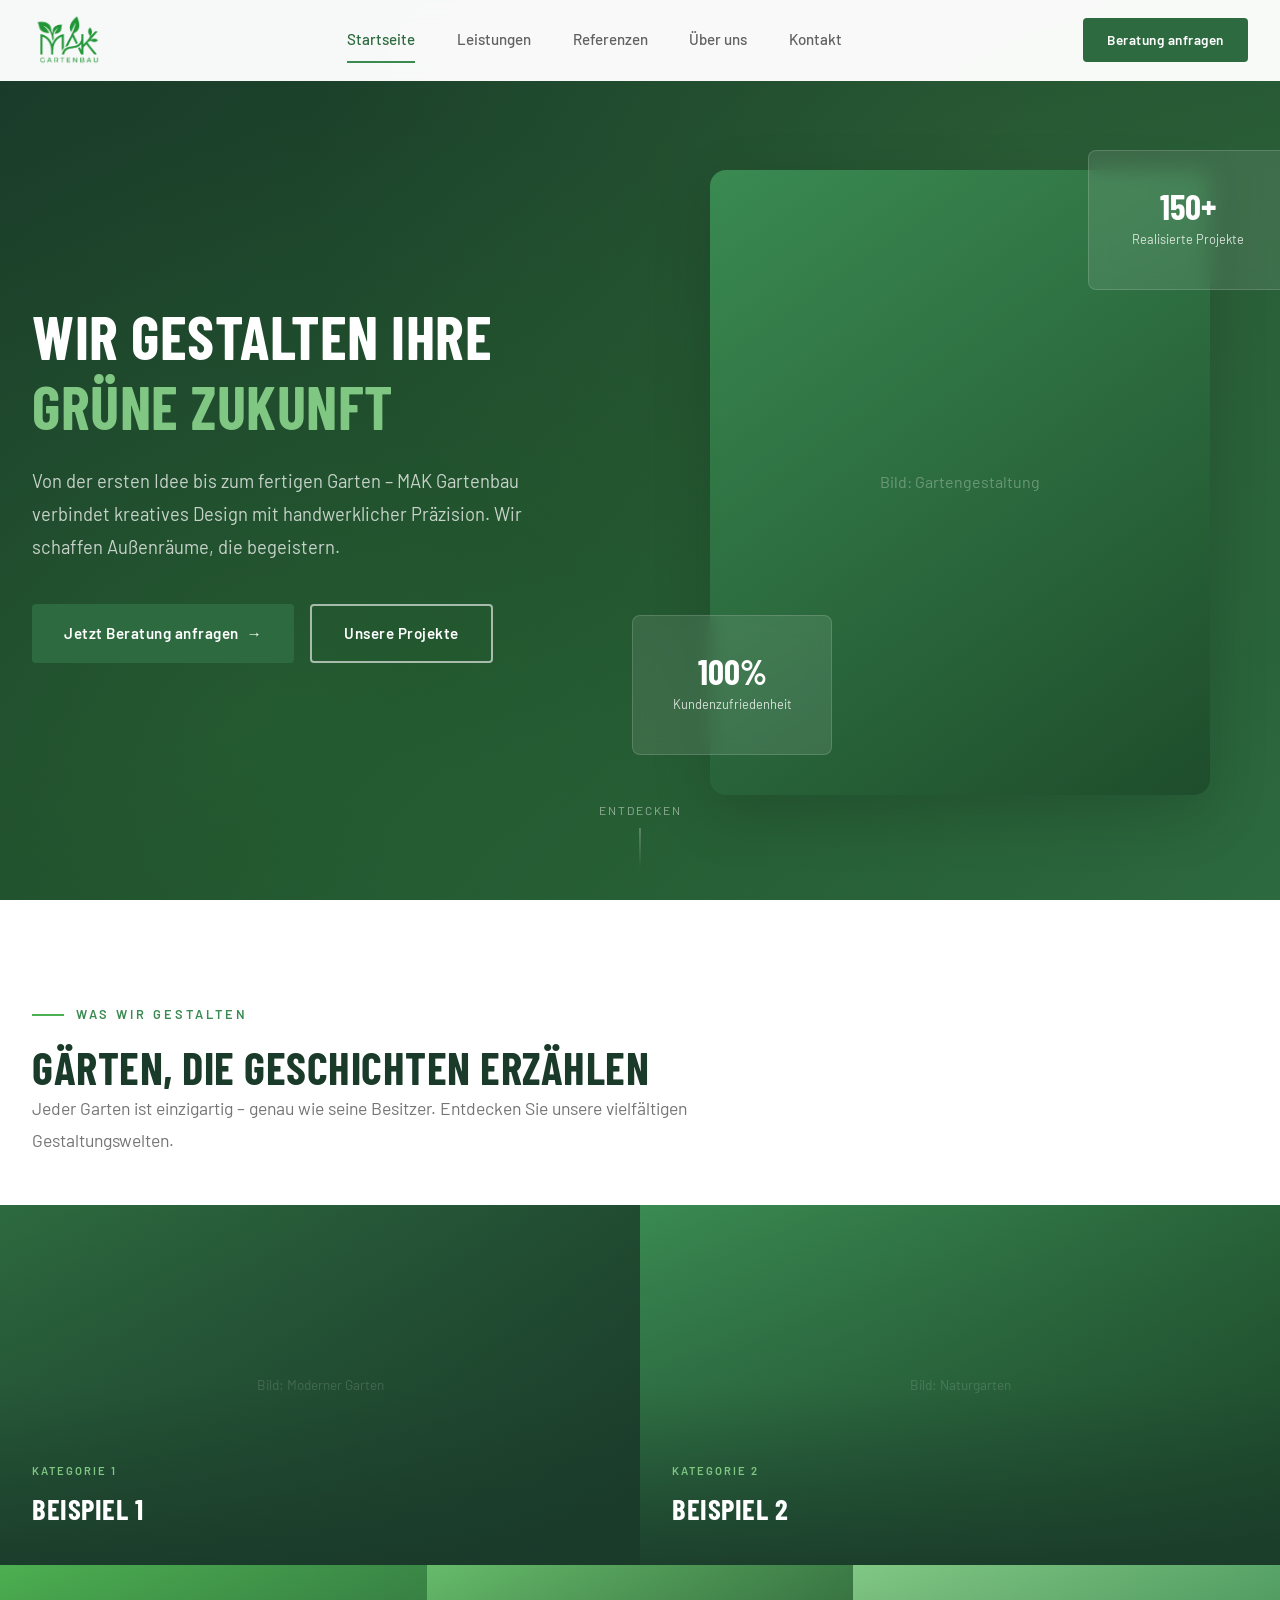
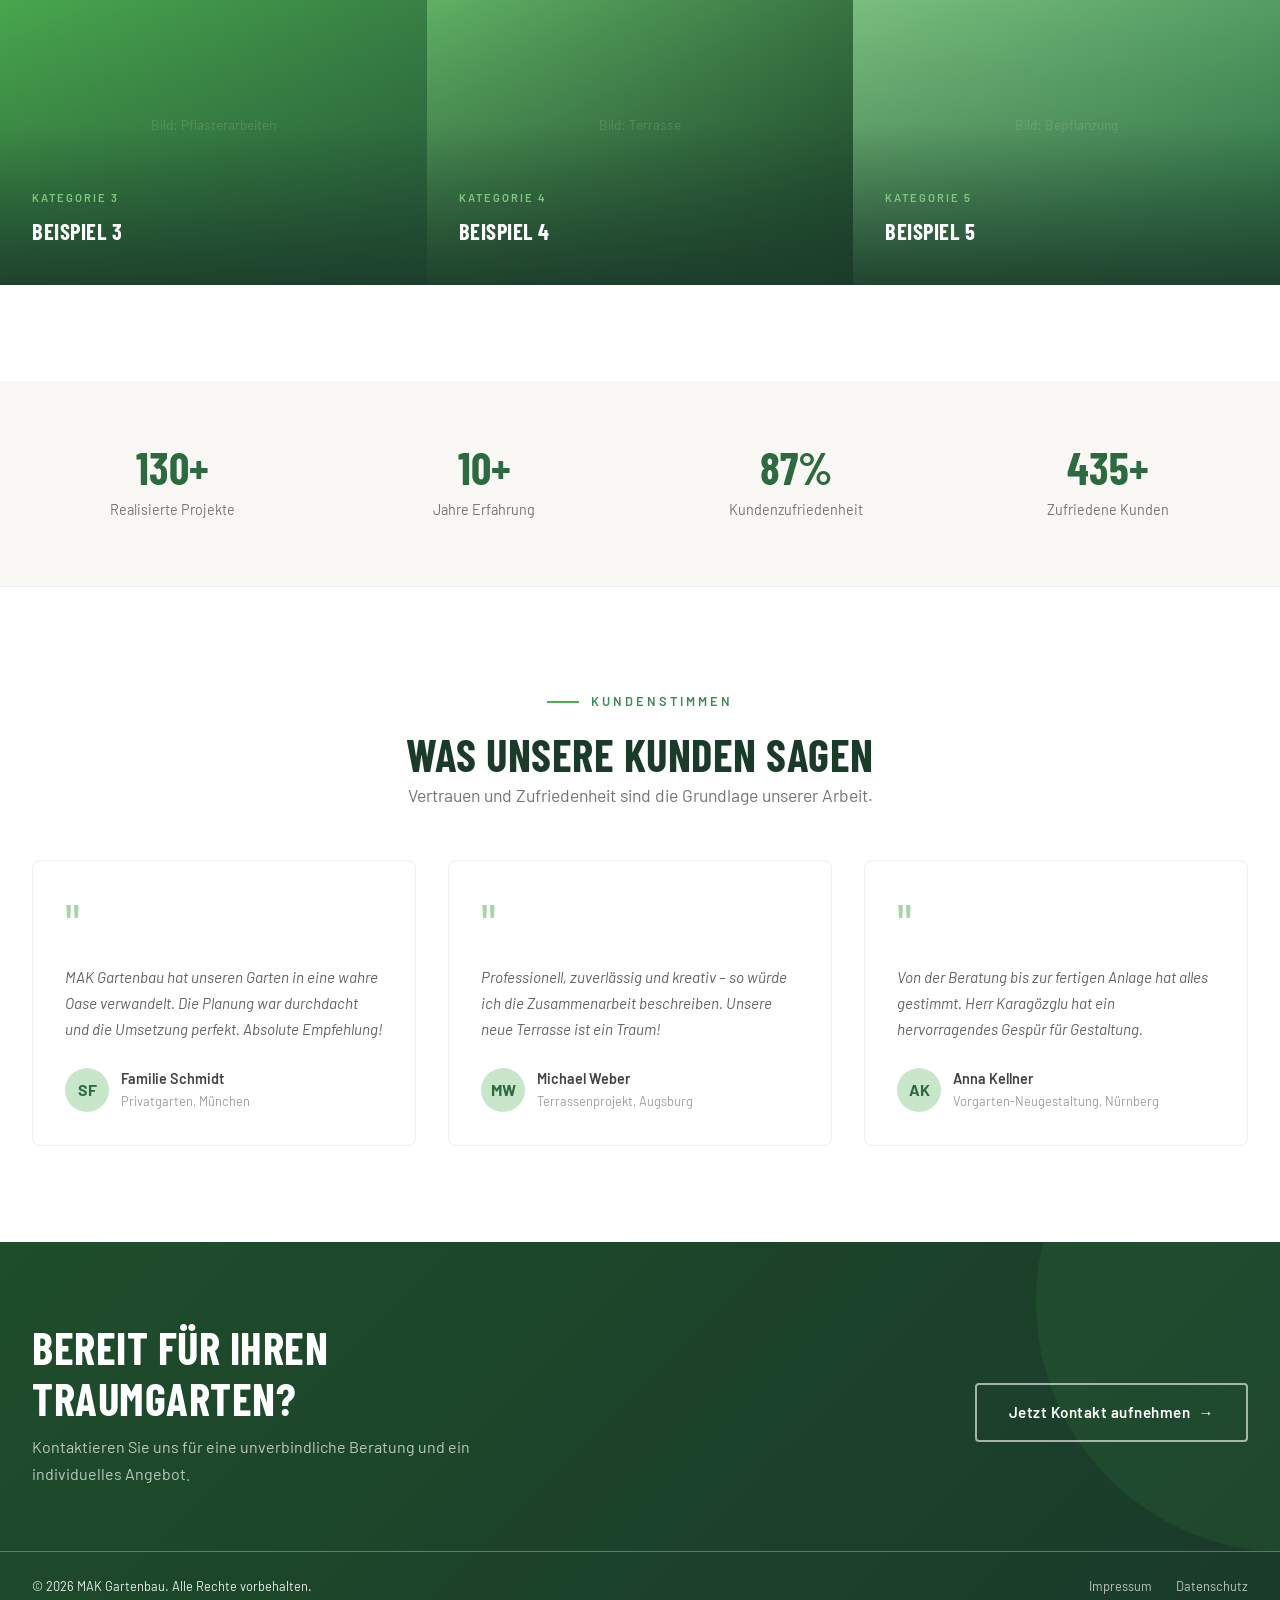
<file: index.html>
<!DOCTYPE html>
<html lang="de">
<head>
  <meta charset="UTF-8">
  <meta name="viewport" content="width=device-width, initial-scale=1.0">
  <meta name="description" content="MAK Gartenbau – Ihr Partner für professionelle Gartengestaltung, Pflasterbau, Terrassenbau und Gartenpflege. Wir gestalten Ihren Traumgarten.">
  <title>MAK Gartenbau – Wir gestalten Ihre grüne Zukunft</title>

  <!-- Fonts -->
  <link rel="preconnect" href="https://fonts.googleapis.com">
  <link rel="preconnect" href="https://fonts.gstatic.com" crossorigin>
  <link href="https://fonts.googleapis.com/css2?family=Barlow:wght@400;500;600;700&family=Barlow+Condensed:wght@600;700;800&display=swap" rel="stylesheet">

  <!-- Stylesheet -->
  
  <link rel="icon" type="image/png" href="Favicon.png">
  <link rel="stylesheet" href="css/style.css">
</head>
<body>

  <!-- ========== HEADER ========== -->
  <header class="site-header">
    <div class="header-inner">
      <a href="index.html" class="logo">
        <img src="img/images/Logo.png" alt="MAK Gartenbau Logo" class="logo-img">
      </a>

      <nav class="main-nav">
        <a href="index.html" class="active">Startseite</a>
        <a href="leistungen.html">Leistungen</a>
        <a href="referenzen.html">Referenzen</a>
        <a href="ueber-uns.html">Über uns</a>
        <a href="kontakt.html">Kontakt</a>
      </nav>

      <div class="header-cta">
        <a href="kontakt.html" class="btn btn-primary">Beratung anfragen</a>
      </div>

      <button class="hamburger" aria-label="Menü öffnen" aria-expanded="false">
        <span></span>
        <span></span>
        <span></span>
      </button>
    </div>

    <!-- Mobile Navigation -->
    <nav class="mobile-nav">
      <a href="index.html" class="active">Startseite</a>
      <a href="leistungen.html">Leistungen</a>
      <a href="referenzen.html">Referenzen</a>
      <a href="ueber-uns.html">Über uns</a>
      <a href="kontakt.html">Kontakt</a>
      <a href="kontakt.html" class="btn btn-primary">Beratung anfragen</a>
    </nav>
  </header>

  <!-- ========== HERO ========== -->
  <section class="hero">
    <div class="hero-bg"></div>
    <div class="hero-pattern"></div>

    <div class="hero-content">
      <div class="hero-text">
        <h1>Wir gestalten Ihre <em>grüne Zukunft</em></h1>
        <p class="hero-subtitle">
          Von der ersten Idee bis zum fertigen Garten – MAK Gartenbau verbindet kreatives Design
          mit handwerklicher Präzision. Wir schaffen Außenräume, die begeistern.
        </p>
        <div class="hero-buttons">
          <a href="kontakt.html" class="btn btn-primary btn-arrow">Jetzt Beratung anfragen</a>
          <a href="referenzen.html" class="btn btn-outline">Unsere Projekte</a>
        </div>
      </div>

      <div class="hero-visual">
        <div class="hero-image-main">
          <!-- Bild-Platzhalter: Hero-Bild eines schönen Gartens -->
          Bild: Gartengestaltung
        </div>
        <div class="hero-image-float top-right">
          <span class="stat-number">150+</span>
          <span class="stat-label">Realisierte Projekte</span>
        </div>
        <div class="hero-image-float bottom-left">
          <span class="stat-number">100%</span>
          <span class="stat-label">Kundenzufriedenheit</span>
        </div>
      </div>
    </div>

    <div class="hero-scroll">
      <span>Entdecken</span>
      <div class="scroll-line"></div>
    </div>
  </section>

  <!-- ========== STRABAG-STYLE INFO CARDS ========== -->
  <section class="info-cards">
    <div class="container reveal">
      <span class="section-label">Was wir gestalten</span>
      <h2>Gärten, die Geschichten erzählen</h2>
      <p class="section-intro" style="margin-bottom: 3rem;">
        Jeder Garten ist einzigartig – genau wie seine Besitzer. Entdecken Sie unsere vielfältigen Gestaltungswelten.
      </p>
    </div>

    <div class="cards-grid-featured">
      <a href="referenzen.html" class="info-card featured reveal">
        <div class="card-image" style="background: linear-gradient(135deg, #2d6a3f, #1a3a2a);">
          <!-- Bild-Platzhalter -->
          Bild: Moderner Garten
        </div>
        <div class="card-overlay"></div>
        <div class="card-content">
          <span class="card-tag">Kategorie 1</span>
          <h3 class="card-title">Beispiel 1</h3>
          <p class="card-desc">Klare Linien, edle Materialien und durchdachte Bepflanzung für zeitgemäße Außenräume.</p>
        </div>
        <div class="card-arrow">→</div>
      </a>
      <a href="referenzen.html" class="info-card featured reveal delay-1">
        <div class="card-image" style="background: linear-gradient(135deg, #3a8a52, #1e4d2b);">
          <!-- Bild-Platzhalter -->
          Bild: Naturgarten
        </div>
        <div class="card-overlay"></div>
        <div class="card-content">
          <span class="card-tag">Kategorie 2</span>
          <h3 class="card-title">Beispiel 2</h3>
          <p class="card-desc">Ökologisch wertvolle Gärten, die Biodiversität fördern und zum Entspannen einladen.</p>
        </div>
        <div class="card-arrow">→</div>
      </a>
    </div>

    <div class="cards-grid">
      <a href="leistungen.html" class="info-card reveal">
        <div class="card-image" style="background: linear-gradient(135deg, #4caf50, #2d6a3f);">
          <!-- Bild-Platzhalter -->
          Bild: Pflasterarbeiten
        </div>
        <div class="card-overlay"></div>
        <div class="card-content">
          <span class="card-tag">Kategorie 3</span>
          <h3 class="card-title">Beispiel 3</h3>
          <p class="card-desc">Hochwertige Pflasterarbeiten für dauerhafte und ästhetische Bodenflächen.</p>
        </div>
        <div class="card-arrow">→</div>
      </a>
      <a href="leistungen.html" class="info-card reveal delay-1">
        <div class="card-image" style="background: linear-gradient(135deg, #66bb6a, #1e4d2b);">
          <!-- Bild-Platzhalter -->
          Bild: Terrasse
        </div>
        <div class="card-overlay"></div>
        <div class="card-content">
          <span class="card-tag">Kategorie 4</span>
          <h3 class="card-title">Beispiel 4</h3>
          <p class="card-desc">Ihr persönlicher Lieblingsplatz im Freien – perfekt geplant und gebaut.</p>
        </div>
        <div class="card-arrow">→</div>
      </a>
      <a href="leistungen.html" class="info-card reveal delay-2">
        <div class="card-image" style="background: linear-gradient(135deg, #81c784, #3a8a52);">
          <!-- Bild-Platzhalter -->
          Bild: Bepflanzung
        </div>
        <div class="card-overlay"></div>
        <div class="card-content">
          <span class="card-tag">Kategorie 5</span>
          <h3 class="card-title">Beispiel 5</h3>
          <p class="card-desc">Professionelle Bepflanzungskonzepte für jede Jahreszeit.</p>
        </div>
        <div class="card-arrow">→</div>
      </a>
    </div>
  </section>

  <!-- ========== STATISTIKEN ========== -->
  <section class="stats-bar" style="border-top: none;">
    <div class="container">
      <div class="stats-grid">
        <div class="stat-item reveal">
          <div class="stat-number" data-count="150" data-suffix="+">0</div>
          <div class="stat-label">Realisierte Projekte</div>
        </div>
        <div class="stat-item reveal delay-1">
          <div class="stat-number" data-count="12" data-suffix="+">0</div>
          <div class="stat-label">Jahre Erfahrung</div>
        </div>
        <div class="stat-item reveal delay-2">
          <div class="stat-number" data-count="100" data-suffix="%">0</div>
          <div class="stat-label">Kundenzufriedenheit</div>
        </div>
        <div class="stat-item reveal delay-3">
          <div class="stat-number" data-count="500" data-suffix="+">0</div>
          <div class="stat-label">Zufriedene Kunden</div>
        </div>
      </div>
    </div>
  </section>

  <!-- ========== KUNDENSTIMMEN ========== -->
  <section class="testimonials-section">
    <div class="container">
      <div class="text-center reveal">
        <span class="section-label">
          Kundenstimmen
        </span>
        <h2>Was unsere Kunden sagen</h2>
        <p class="section-intro centered">
          Vertrauen und Zufriedenheit sind die Grundlage unserer Arbeit.
        </p>
      </div>

      <div class="testimonials-grid">
        <div class="testimonial-card reveal delay-1">
          <div class="quote-mark">"</div>
          <p class="quote-text">
            MAK Gartenbau hat unseren Garten in eine wahre Oase verwandelt. Die Planung war durchdacht
            und die Umsetzung perfekt. Absolute Empfehlung!
          </p>
          <div class="author">
            <div class="author-avatar">SF</div>
            <div>
              <div class="author-name">Familie Schmidt</div>
              <div class="author-role">Privatgarten, München</div>
            </div>
          </div>
        </div>

        <div class="testimonial-card reveal delay-2">
          <div class="quote-mark">"</div>
          <p class="quote-text">
            Professionell, zuverlässig und kreativ – so würde ich die Zusammenarbeit beschreiben.
            Unsere neue Terrasse ist ein Traum!
          </p>
          <div class="author">
            <div class="author-avatar">MW</div>
            <div>
              <div class="author-name">Michael Weber</div>
              <div class="author-role">Terrassenprojekt, Augsburg</div>
            </div>
          </div>
        </div>

        <div class="testimonial-card reveal delay-3">
          <div class="quote-mark">"</div>
          <p class="quote-text">
            Von der Beratung bis zur fertigen Anlage hat alles gestimmt. Herr Karagözglu hat ein
            hervorragendes Gespür für Gestaltung.
          </p>
          <div class="author">
            <div class="author-avatar">AK</div>
            <div>
              <div class="author-name">Anna Kellner</div>
              <div class="author-role">Vorgarten-Neugestaltung, Nürnberg</div>
            </div>
          </div>
        </div>
      </div>
    </div>
  </section>

  <!-- ========== FOOTER (CTA + Copyright) ========== -->
  <footer class="cta-banner" style="padding-bottom: 0;">
    <div class="container">
      <div>
        <h2>Bereit für Ihren Traumgarten?</h2>
        <p>Kontaktieren Sie uns für eine unverbindliche Beratung und ein individuelles Angebot.</p>
      </div>
      <div>
        <a href="kontakt.html" class="btn btn-outline btn-arrow">Jetzt Kontakt aufnehmen</a>
      </div>
    </div>
    <div class="footer-bottom-wrap" style="margin-top: 3rem;">
      <div class="container">
        <div class="footer-bottom">
        <span>&copy; 2026 MAK Gartenbau. Alle Rechte vorbehalten.</span>
        <div class="footer-legal">
          <a href="#">Impressum</a>
          <a href="#">Datenschutz</a>
          </div>
        </div>
      </div>
    </div>
  </footer>

  <script src="js/main.js"></script>
</body>
</html>
</file>
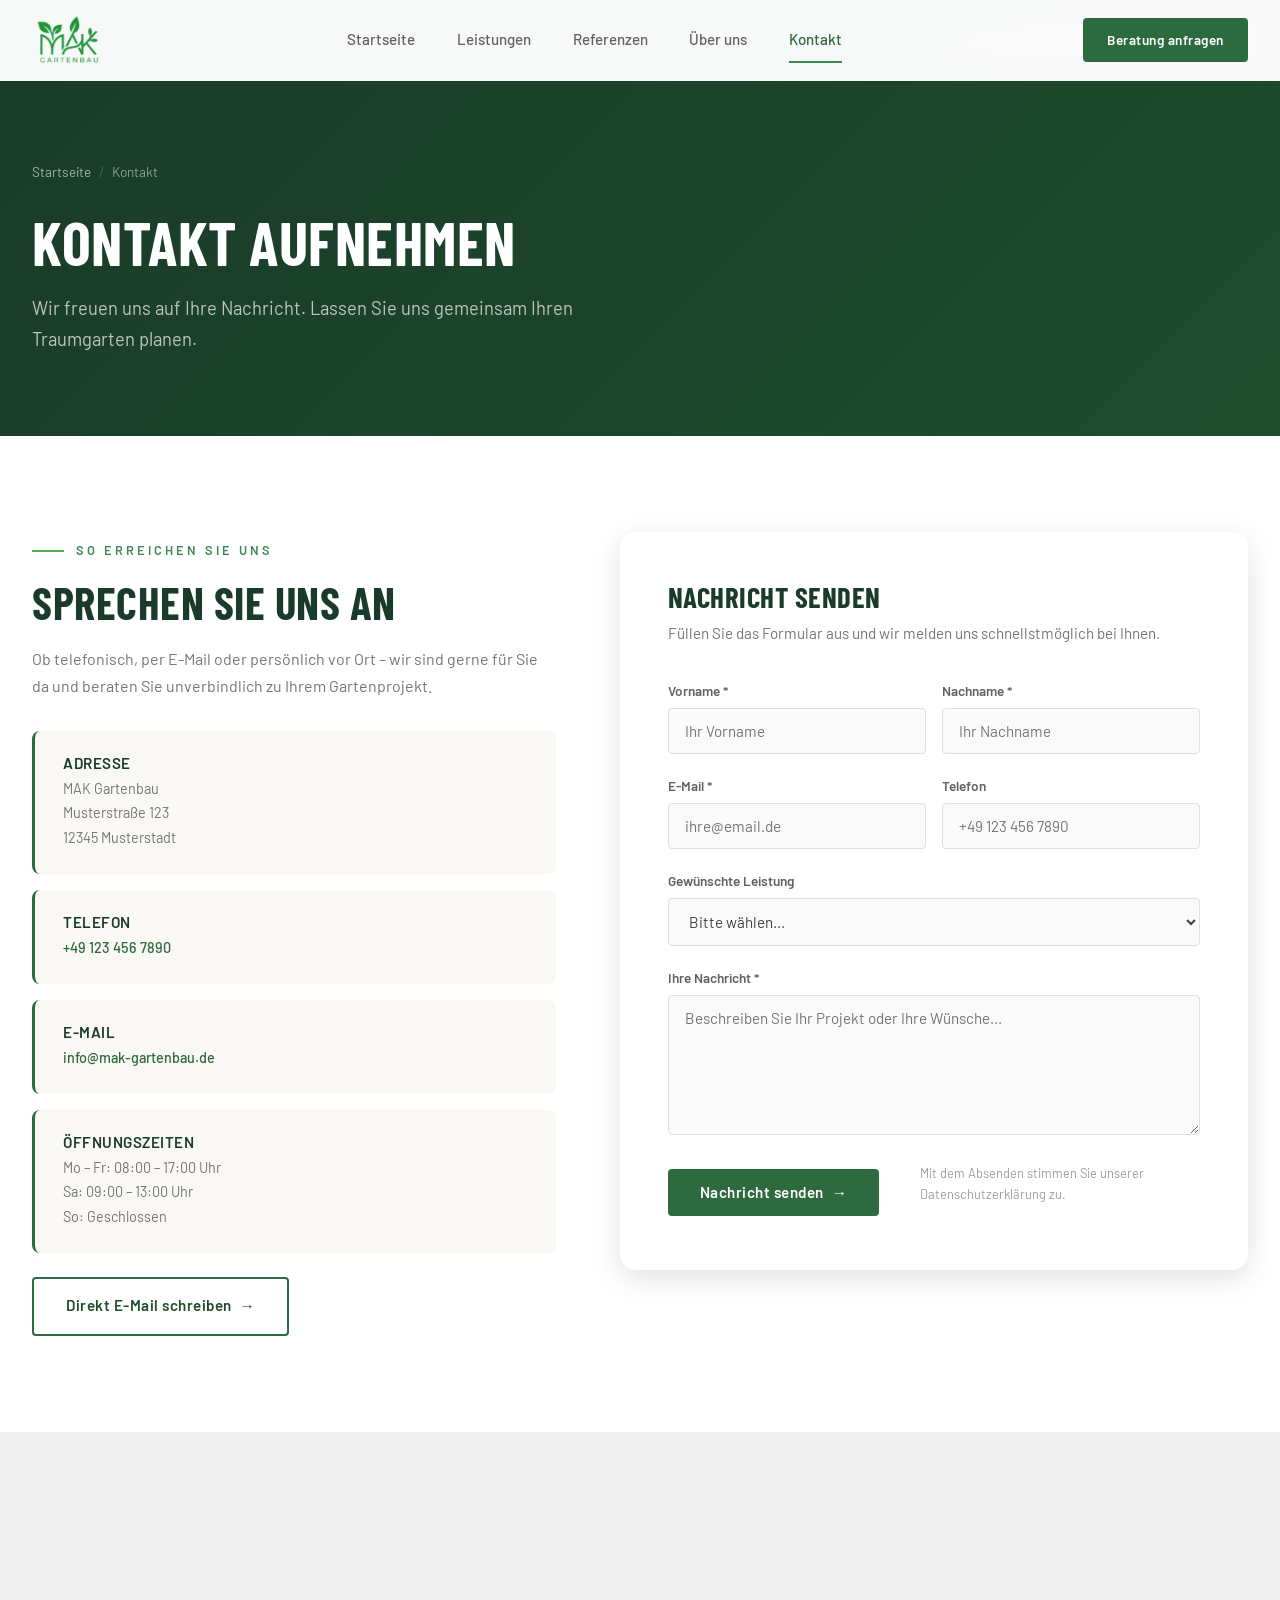
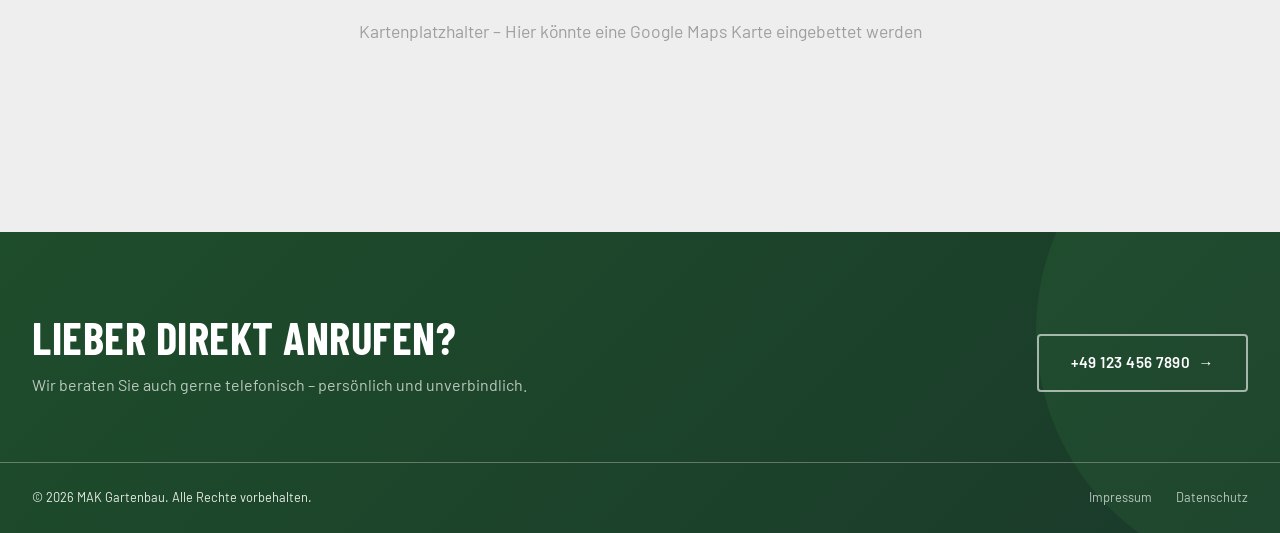
<file: kontakt.html>
<!DOCTYPE html>
<html lang="de">
<head>
  <meta charset="UTF-8">
  <meta name="viewport" content="width=device-width, initial-scale=1.0">
  <meta name="description" content="Kontakt zu MAK Gartenbau – Erreichen Sie uns für eine unverbindliche Beratung. Kontaktformular, Telefon und E-Mail.">
  <title>Kontakt – MAK Gartenbau</title>

  <link rel="preconnect" href="https://fonts.googleapis.com">
  <link rel="preconnect" href="https://fonts.gstatic.com" crossorigin>
  <link href="https://fonts.googleapis.com/css2?family=Barlow:wght@400;500;600;700&family=Barlow+Condensed:wght@600;700;800&display=swap" rel="stylesheet">
  
  <link rel="icon" type="image/png" href="Favicon.png">
  <link rel="stylesheet" href="css/style.css">
</head>
<body>

  <!-- ========== HEADER ========== -->
  <header class="site-header">
    <div class="header-inner">
      <a href="index.html" class="logo">
        <img src="img/images/Logo.png" alt="MAK Gartenbau Logo" class="logo-img">
      </a>

      <nav class="main-nav">
        <a href="index.html">Startseite</a>
        <a href="leistungen.html">Leistungen</a>
        <a href="referenzen.html">Referenzen</a>
        <a href="ueber-uns.html">Über uns</a>
        <a href="kontakt.html" class="active">Kontakt</a>
      </nav>

      <div class="header-cta">
        <a href="kontakt.html" class="btn btn-primary">Beratung anfragen</a>
      </div>

      <button class="hamburger" aria-label="Menü öffnen" aria-expanded="false">
        <span></span>
        <span></span>
        <span></span>
      </button>
    </div>

    <nav class="mobile-nav">
      <a href="index.html">Startseite</a>
      <a href="leistungen.html">Leistungen</a>
      <a href="referenzen.html">Referenzen</a>
      <a href="ueber-uns.html">Über uns</a>
      <a href="kontakt.html" class="active">Kontakt</a>
      <a href="kontakt.html" class="btn btn-primary">Beratung anfragen</a>
    </nav>
  </header>

  <!-- ========== PAGE HERO ========== -->
  <section class="page-hero">
    <div class="container">
      <div class="breadcrumb">
        <a href="index.html">Startseite</a>
        <span class="sep">/</span>
        <span>Kontakt</span>
      </div>
      <h1>Kontakt aufnehmen</h1>
      <p>Wir freuen uns auf Ihre Nachricht. Lassen Sie uns gemeinsam Ihren Traumgarten planen.</p>
    </div>
  </section>

  <!-- ========== KONTAKT BEREICH ========== -->
  <section class="contact-section">
    <div class="container">
      <div class="contact-grid">

        <!-- Kontakt-Informationen -->
        <div class="reveal-left">
          <span class="section-label">So erreichen Sie uns</span>
          <h2 style="margin-bottom: 1rem;">Sprechen Sie uns an</h2>
          <p style="color: var(--gray-600); margin-bottom: 2rem;">
            Ob telefonisch, per E-Mail oder persönlich vor Ort – wir sind gerne für Sie da
            und beraten Sie unverbindlich zu Ihrem Gartenprojekt.
          </p>

          <div class="contact-info-card">
            <div>
              <h4>Adresse</h4>
              <p>
                MAK Gartenbau<br>
                Musterstraße 123<br>
                12345 Musterstadt
              </p>
            </div>
          </div>

          <div class="contact-info-card">
            <div>
              <h4>Telefon</h4>
              <p><a href="tel:+491234567890">+49 123 456 7890</a></p>
            </div>
          </div>

          <div class="contact-info-card">
            <div>
              <h4>E-Mail</h4>
              <p><a href="mailto:info@mak-gartenbau.de">info@mak-gartenbau.de</a></p>
            </div>
          </div>

          <div class="contact-info-card">
            <div>
              <h4>Öffnungszeiten</h4>
              <p>
                Mo – Fr: 08:00 – 17:00 Uhr<br>
                Sa: 09:00 – 13:00 Uhr<br>
                So: Geschlossen
              </p>
            </div>
          </div>

          <!-- Direkter Mailto-Link -->
          <div style="margin-top: 1.5rem;">
            <a href="mailto:info@mak-gartenbau.de?subject=Anfrage%20%C3%BCber%20die%20Website" class="btn btn-outline-dark btn-arrow">
              Direkt E-Mail schreiben
            </a>
          </div>
        </div>

        <!-- Kontaktformular -->
        <div class="reveal-right">
          <form class="contact-form contact-form-element" action="#" method="post">
            <h3>Nachricht senden</h3>
            <p class="form-subtitle">Füllen Sie das Formular aus und wir melden uns schnellstmöglich bei Ihnen.</p>

            <div class="form-row">
              <div class="form-group">
                <label for="vorname">Vorname *</label>
                <input type="text" id="vorname" name="vorname" placeholder="Ihr Vorname" required>
              </div>
              <div class="form-group">
                <label for="nachname">Nachname *</label>
                <input type="text" id="nachname" name="nachname" placeholder="Ihr Nachname" required>
              </div>
            </div>

            <div class="form-row">
              <div class="form-group">
                <label for="email">E-Mail *</label>
                <input type="email" id="email" name="email" placeholder="ihre@email.de" required>
              </div>
              <div class="form-group">
                <label for="telefon">Telefon</label>
                <input type="tel" id="telefon" name="telefon" placeholder="+49 123 456 7890">
              </div>
            </div>

            <div class="form-group">
              <label for="leistung">Gewünschte Leistung</label>
              <select id="leistung" name="leistung">
                <option value="">Bitte wählen...</option>
                <option value="gartenplanung">Gartenplanung & Design</option>
                <option value="pflasterbau">Pflaster- & Wegebau</option>
                <option value="terrassenbau">Terrassenbau</option>
                <option value="bepflanzung">Bepflanzung</option>
                <option value="gartenpflege">Gartenpflege</option>
                <option value="sonstiges">Sonstiges</option>
              </select>
            </div>

            <div class="form-group">
              <label for="nachricht">Ihre Nachricht *</label>
              <textarea id="nachricht" name="nachricht" placeholder="Beschreiben Sie Ihr Projekt oder Ihre Wünsche..." required></textarea>
            </div>

            <div class="form-submit">
              <button type="submit" class="btn btn-primary btn-arrow">Nachricht senden</button>
              <p class="privacy-note">
                Mit dem Absenden stimmen Sie unserer Datenschutzerklärung zu.
              </p>
            </div>
          </form>
        </div>

      </div>
    </div>
  </section>

  <!-- ========== KARTEN-PLATZHALTER ========== -->
  <section style="background: var(--gray-200); height: 400px; display: flex; align-items: center; justify-content: center; color: var(--gray-500); font-size: 1.1rem;">
    <!-- Platzhalter: Google Maps Karte -->
    Kartenplatzhalter – Hier könnte eine Google Maps Karte eingebettet werden
  </section>

  <!-- ========== FOOTER (CTA + Copyright) ========== -->
  <footer class="cta-banner" style="padding-bottom: 0;">
    <div class="container">
      <div>
        <h2>Lieber direkt anrufen?</h2>
        <p>Wir beraten Sie auch gerne telefonisch – persönlich und unverbindlich.</p>
      </div>
      <div>
        <a href="tel:+491234567890" class="btn btn-outline btn-arrow">+49 123 456 7890</a>
      </div>
    </div>
    <div class="footer-bottom-wrap" style="margin-top: 3rem;">
      <div class="container">
        <div class="footer-bottom">
        <span>&copy; 2026 MAK Gartenbau. Alle Rechte vorbehalten.</span>
        <div class="footer-legal">
          <a href="#">Impressum</a>
          <a href="#">Datenschutz</a>
          </div>
        </div>
      </div>
    </div>
  </footer>

  <script src="js/main.js"></script>
</body>
</html>
</file>
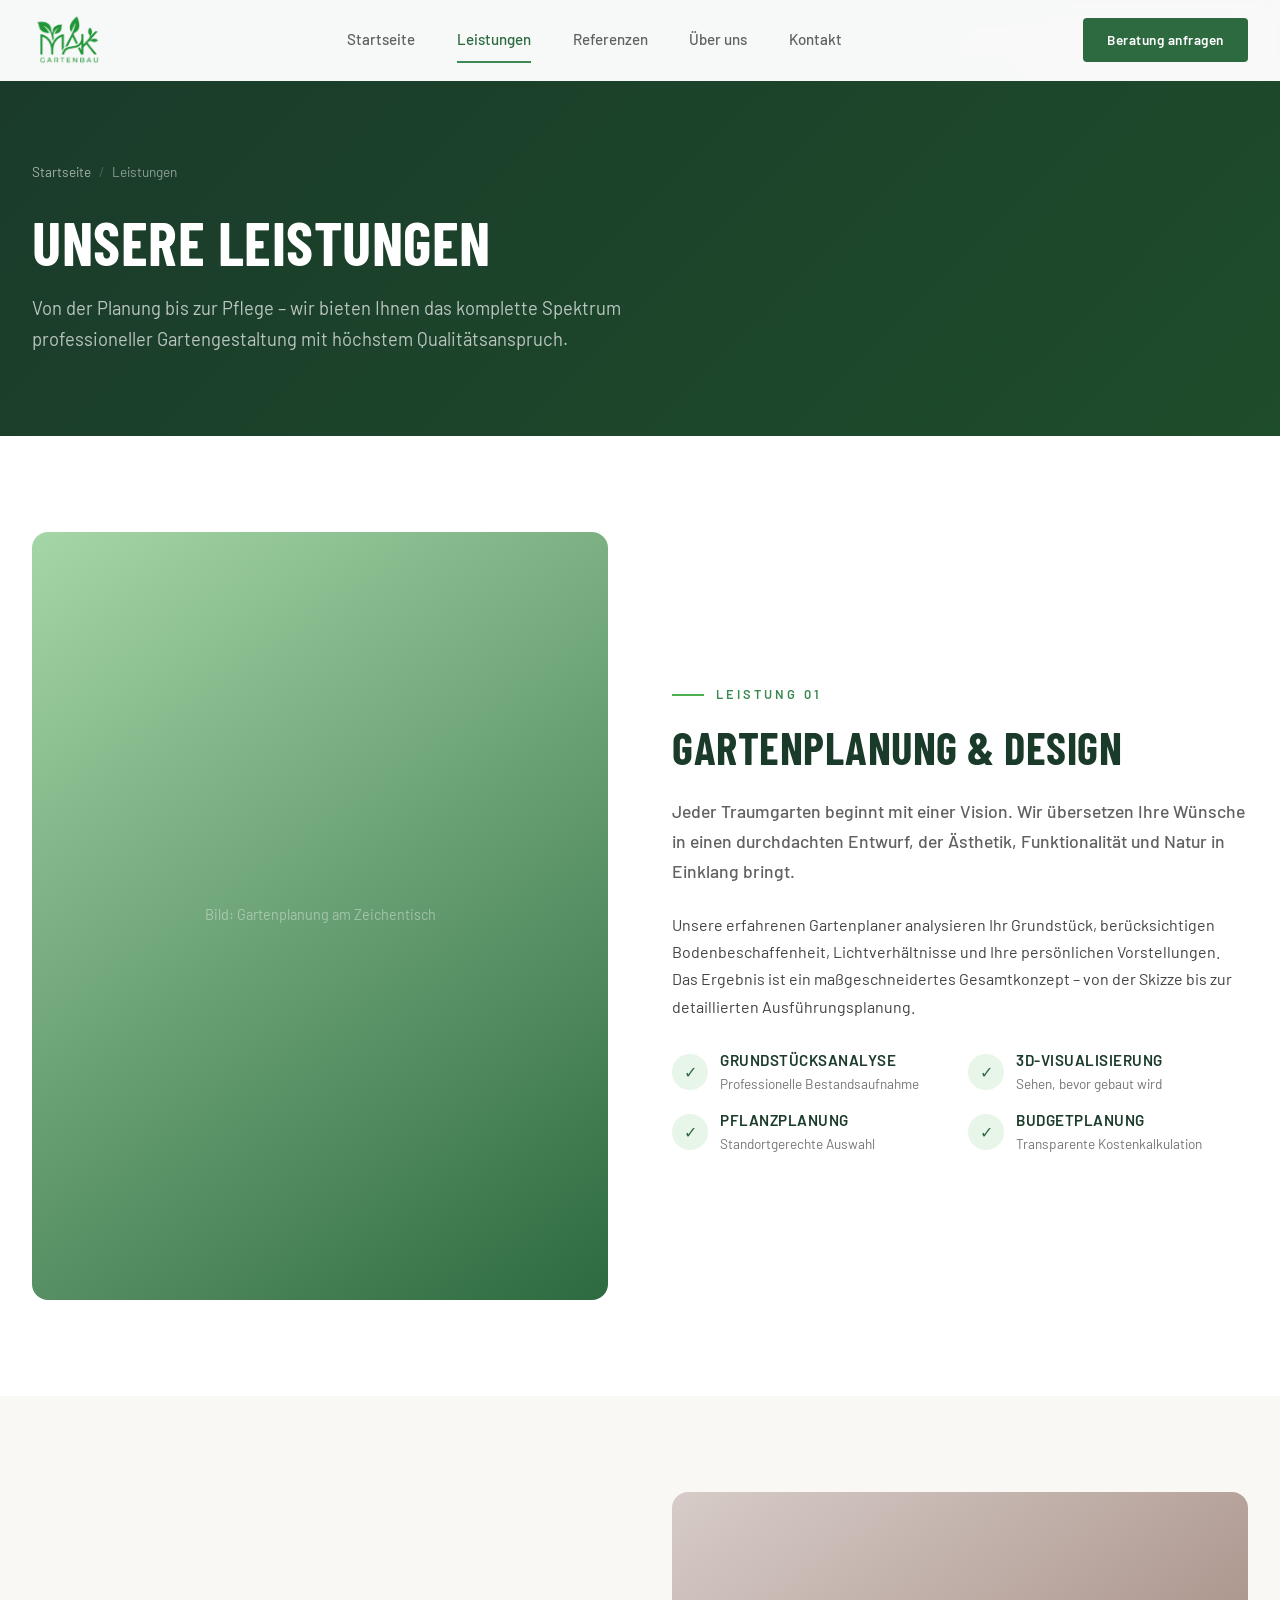
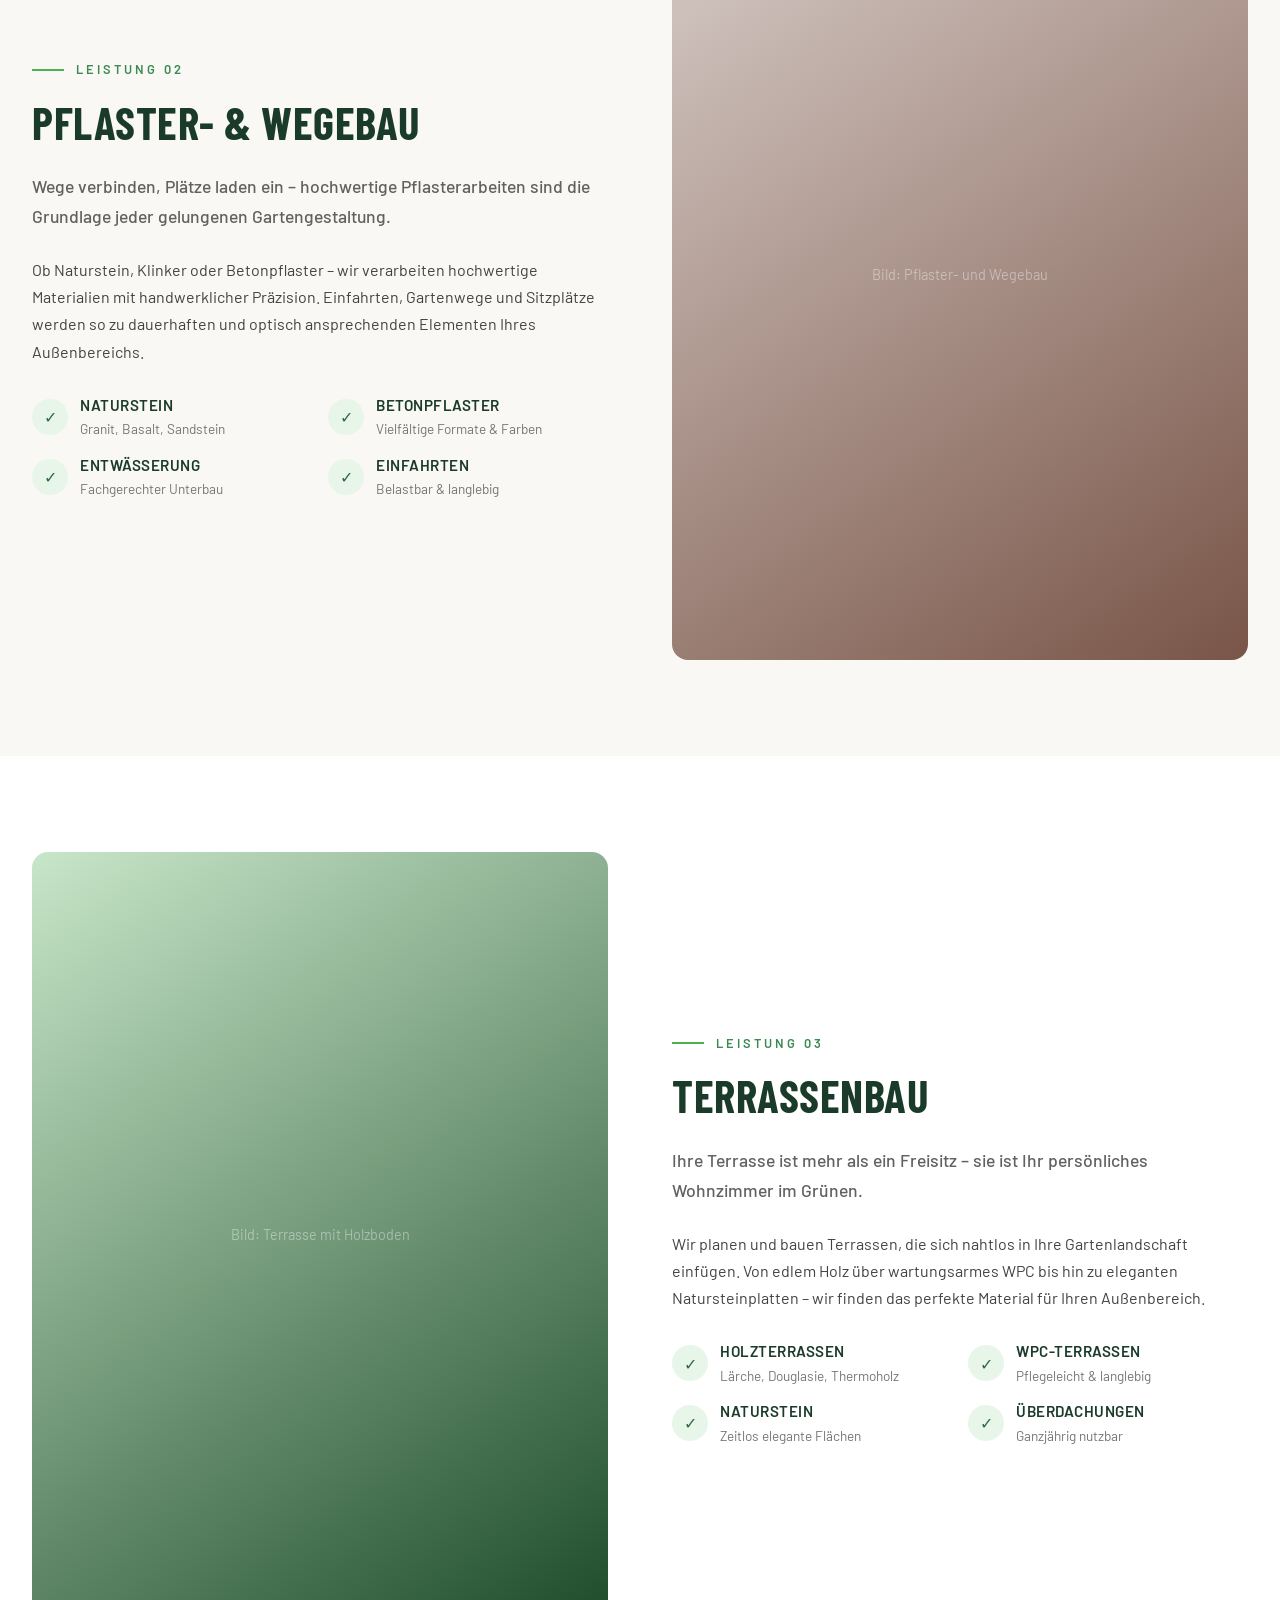
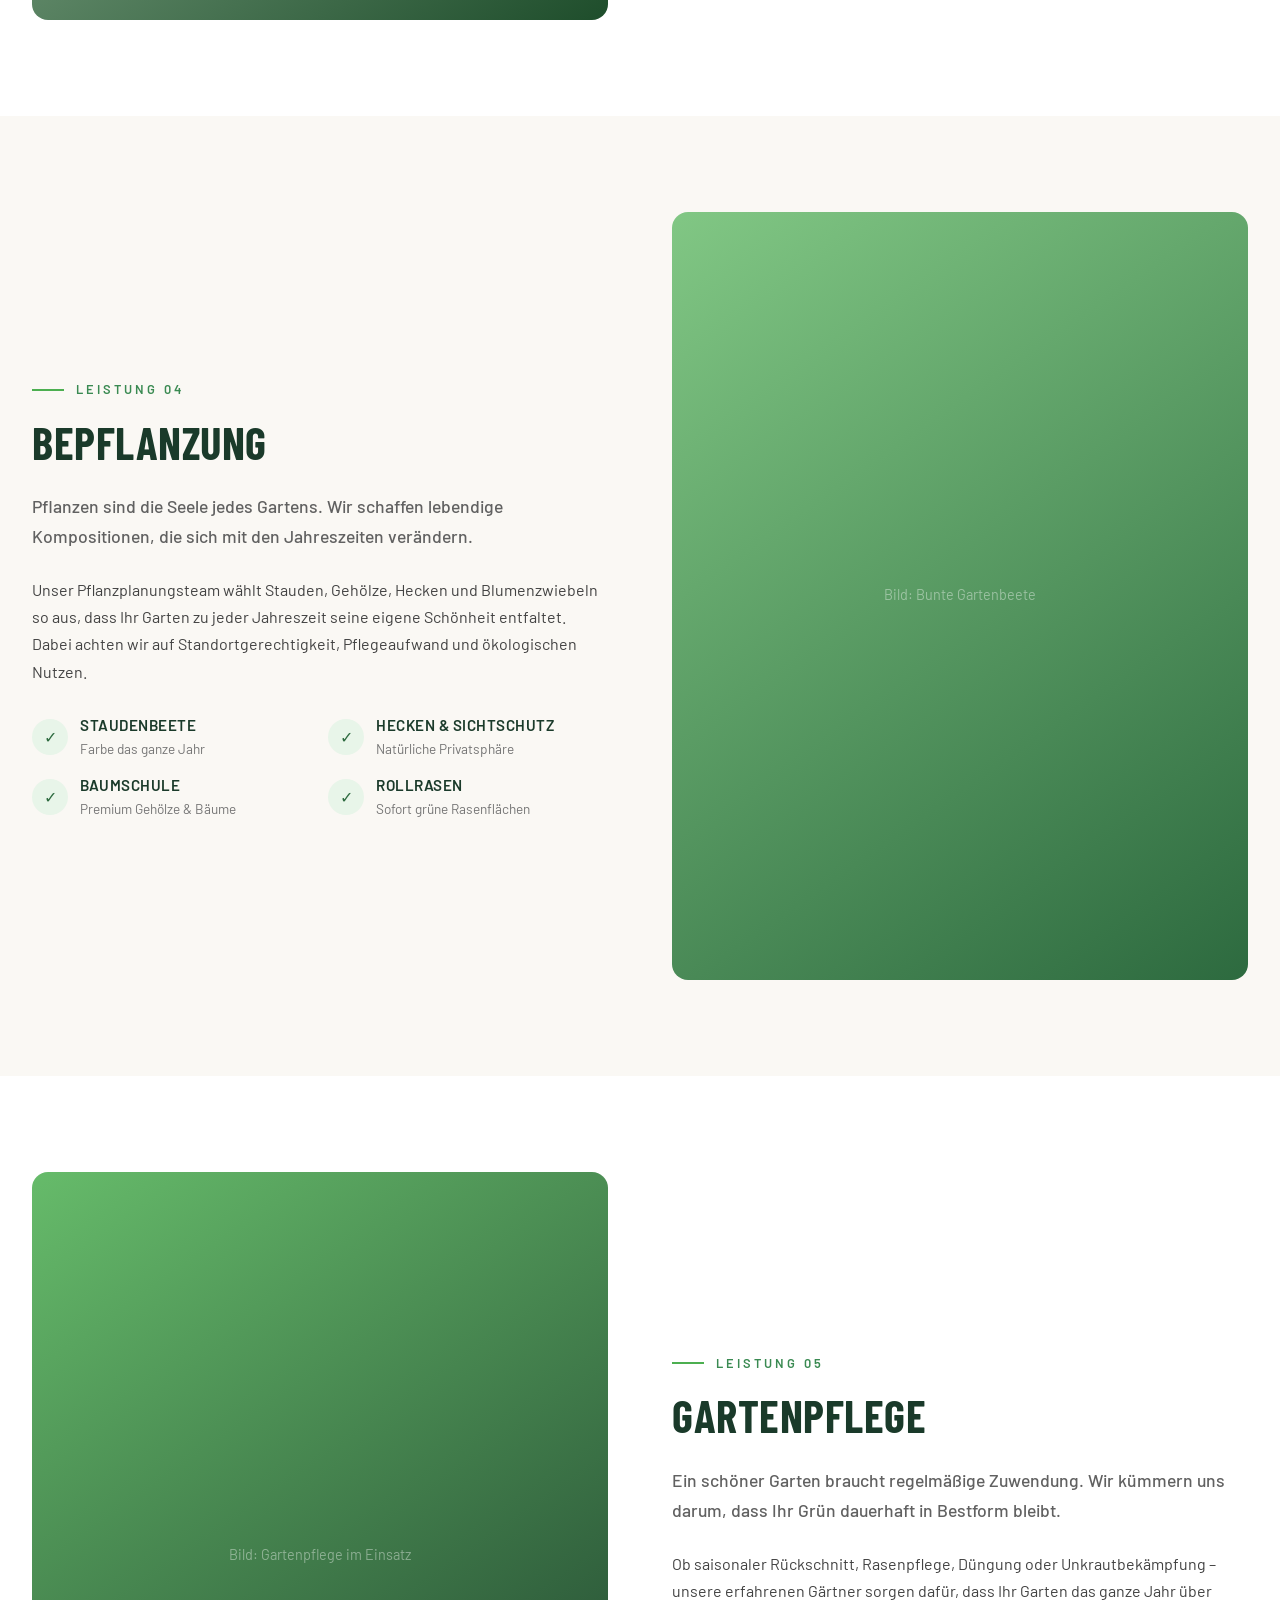
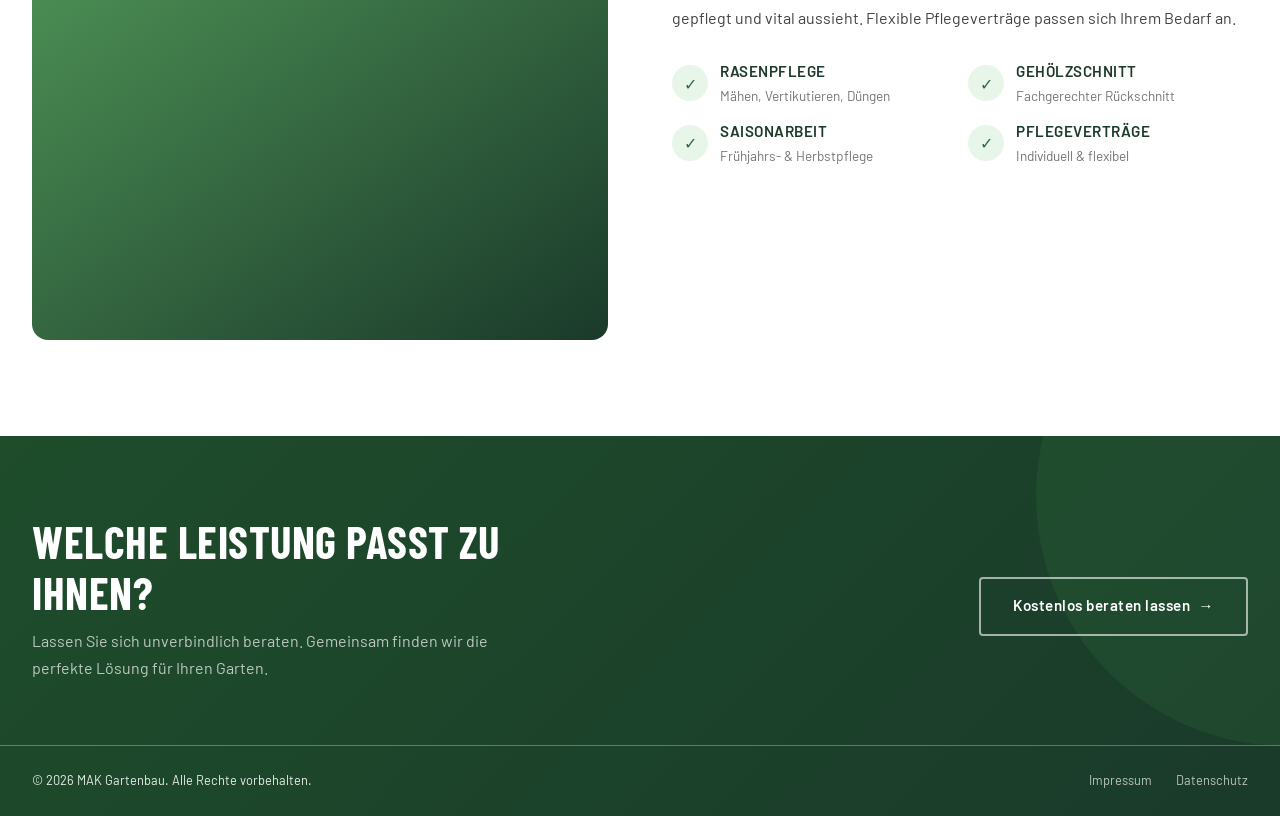
<file: leistungen.html>
<!DOCTYPE html>
<html lang="de">
<head>
  <meta charset="UTF-8">
  <meta name="viewport" content="width=device-width, initial-scale=1.0">
  <meta name="description" content="Leistungen von MAK Gartenbau – Gartenplanung, Pflasterbau, Terrassenbau, Bepflanzung und Gartenpflege aus einer Hand.">
  <title>Leistungen – MAK Gartenbau</title>

  <link rel="preconnect" href="https://fonts.googleapis.com">
  <link rel="preconnect" href="https://fonts.gstatic.com" crossorigin>
  <link href="https://fonts.googleapis.com/css2?family=Barlow:wght@400;500;600;700&family=Barlow+Condensed:wght@600;700;800&display=swap" rel="stylesheet">
  
  <link rel="icon" type="image/png" href="Favicon.png">
  <link rel="stylesheet" href="css/style.css">
</head>
<body>

  <!-- ========== HEADER ========== -->
  <header class="site-header">
    <div class="header-inner">
      <a href="index.html" class="logo">
        <img src="img/images/Logo.png" alt="MAK Gartenbau Logo" class="logo-img">
      </a>

      <nav class="main-nav">
        <a href="index.html">Startseite</a>
        <a href="leistungen.html" class="active">Leistungen</a>
        <a href="referenzen.html">Referenzen</a>
        <a href="ueber-uns.html">Über uns</a>
        <a href="kontakt.html">Kontakt</a>
      </nav>

      <div class="header-cta">
        <a href="kontakt.html" class="btn btn-primary">Beratung anfragen</a>
      </div>

      <button class="hamburger" aria-label="Menü öffnen" aria-expanded="false">
        <span></span>
        <span></span>
        <span></span>
      </button>
    </div>

    <nav class="mobile-nav">
      <a href="index.html">Startseite</a>
      <a href="leistungen.html" class="active">Leistungen</a>
      <a href="referenzen.html">Referenzen</a>
      <a href="ueber-uns.html">Über uns</a>
      <a href="kontakt.html">Kontakt</a>
      <a href="kontakt.html" class="btn btn-primary">Beratung anfragen</a>
    </nav>
  </header>

  <!-- ========== PAGE HERO ========== -->
  <section class="page-hero">
    <div class="container">
      <div class="breadcrumb">
        <a href="index.html">Startseite</a>
        <span class="sep">/</span>
        <span>Leistungen</span>
      </div>
      <h1>Unsere Leistungen</h1>
      <p>Von der Planung bis zur Pflege – wir bieten Ihnen das komplette Spektrum professioneller Gartengestaltung mit höchstem Qualitätsanspruch.</p>
    </div>
  </section>

  <!-- ========== LEISTUNG: GARTENPLANUNG ========== -->
  <section class="about-section" id="gartenplanung">
    <div class="container">
      <div class="about-grid">
        <div class="about-image reveal-left">
          <div class="img-main" style="background: linear-gradient(145deg, #a5d6a7, #2d6a3f);">
            <!-- Bild-Platzhalter: Gartenplanung -->
            Bild: Gartenplanung am Zeichentisch
          </div>
        </div>
        <div class="about-text reveal-right">
          <span class="section-label">Leistung 01</span>
          <h2>Gartenplanung & Design</h2>
          <p class="lead">
            Jeder Traumgarten beginnt mit einer Vision. Wir übersetzen Ihre Wünsche in einen durchdachten Entwurf,
            der Ästhetik, Funktionalität und Natur in Einklang bringt.
          </p>
          <p>
            Unsere erfahrenen Gartenplaner analysieren Ihr Grundstück, berücksichtigen Bodenbeschaffenheit,
            Lichtverhältnisse und Ihre persönlichen Vorstellungen. Das Ergebnis ist ein maßgeschneidertes
            Gesamtkonzept – von der Skizze bis zur detaillierten Ausführungsplanung.
          </p>
          <div class="values-list">
            <div class="value-item">
              <div class="value-icon">✓</div>
              <div>
                <h4>Grundstücksanalyse</h4>
                <p>Professionelle Bestandsaufnahme</p>
              </div>
            </div>
            <div class="value-item">
              <div class="value-icon">✓</div>
              <div>
                <h4>3D-Visualisierung</h4>
                <p>Sehen, bevor gebaut wird</p>
              </div>
            </div>
            <div class="value-item">
              <div class="value-icon">✓</div>
              <div>
                <h4>Pflanzplanung</h4>
                <p>Standortgerechte Auswahl</p>
              </div>
            </div>
            <div class="value-item">
              <div class="value-icon">✓</div>
              <div>
                <h4>Budgetplanung</h4>
                <p>Transparente Kostenkalkulation</p>
              </div>
            </div>
          </div>
        </div>
      </div>
    </div>
  </section>

  <!-- ========== LEISTUNG: PFLASTERBAU ========== -->
  <section class="about-section bg-sand" id="pflasterbau">
    <div class="container">
      <div class="about-grid" style="direction: rtl;">
        <div class="about-image reveal-right" style="direction: ltr;">
          <div class="img-main" style="background: linear-gradient(145deg, #d7ccc8, #795548);">
            <!-- Bild-Platzhalter: Pflasterarbeiten -->
            Bild: Pflaster- und Wegebau
          </div>
        </div>
        <div class="about-text reveal-left" style="direction: ltr;">
          <span class="section-label">Leistung 02</span>
          <h2>Pflaster- & Wegebau</h2>
          <p class="lead">
            Wege verbinden, Plätze laden ein – hochwertige Pflasterarbeiten sind die Grundlage
            jeder gelungenen Gartengestaltung.
          </p>
          <p>
            Ob Naturstein, Klinker oder Betonpflaster – wir verarbeiten hochwertige Materialien
            mit handwerklicher Präzision. Einfahrten, Gartenwege und Sitzplätze werden so zu
            dauerhaften und optisch ansprechenden Elementen Ihres Außenbereichs.
          </p>
          <div class="values-list">
            <div class="value-item">
              <div class="value-icon">✓</div>
              <div>
                <h4>Naturstein</h4>
                <p>Granit, Basalt, Sandstein</p>
              </div>
            </div>
            <div class="value-item">
              <div class="value-icon">✓</div>
              <div>
                <h4>Betonpflaster</h4>
                <p>Vielfältige Formate & Farben</p>
              </div>
            </div>
            <div class="value-item">
              <div class="value-icon">✓</div>
              <div>
                <h4>Entwässerung</h4>
                <p>Fachgerechter Unterbau</p>
              </div>
            </div>
            <div class="value-item">
              <div class="value-icon">✓</div>
              <div>
                <h4>Einfahrten</h4>
                <p>Belastbar & langlebig</p>
              </div>
            </div>
          </div>
        </div>
      </div>
    </div>
  </section>

  <!-- ========== LEISTUNG: TERRASSENBAU ========== -->
  <section class="about-section" id="terrassenbau">
    <div class="container">
      <div class="about-grid">
        <div class="about-image reveal-left">
          <div class="img-main" style="background: linear-gradient(145deg, #c8e6c9, #1e4d2b);">
            <!-- Bild-Platzhalter: Terrassenbau -->
            Bild: Terrasse mit Holzboden
          </div>
        </div>
        <div class="about-text reveal-right">
          <span class="section-label">Leistung 03</span>
          <h2>Terrassenbau</h2>
          <p class="lead">
            Ihre Terrasse ist mehr als ein Freisitz – sie ist Ihr persönliches Wohnzimmer im Grünen.
          </p>
          <p>
            Wir planen und bauen Terrassen, die sich nahtlos in Ihre Gartenlandschaft einfügen.
            Von edlem Holz über wartungsarmes WPC bis hin zu eleganten Natursteinplatten –
            wir finden das perfekte Material für Ihren Außenbereich.
          </p>
          <div class="values-list">
            <div class="value-item">
              <div class="value-icon">✓</div>
              <div>
                <h4>Holzterrassen</h4>
                <p>Lärche, Douglasie, Thermoholz</p>
              </div>
            </div>
            <div class="value-item">
              <div class="value-icon">✓</div>
              <div>
                <h4>WPC-Terrassen</h4>
                <p>Pflegeleicht & langlebig</p>
              </div>
            </div>
            <div class="value-item">
              <div class="value-icon">✓</div>
              <div>
                <h4>Naturstein</h4>
                <p>Zeitlos elegante Flächen</p>
              </div>
            </div>
            <div class="value-item">
              <div class="value-icon">✓</div>
              <div>
                <h4>Überdachungen</h4>
                <p>Ganzjährig nutzbar</p>
              </div>
            </div>
          </div>
        </div>
      </div>
    </div>
  </section>

  <!-- ========== LEISTUNG: BEPFLANZUNG ========== -->
  <section class="about-section bg-sand" id="bepflanzung">
    <div class="container">
      <div class="about-grid" style="direction: rtl;">
        <div class="about-image reveal-right" style="direction: ltr;">
          <div class="img-main" style="background: linear-gradient(145deg, #81c784, #2d6a3f);">
            <!-- Bild-Platzhalter: Bepflanzung -->
            Bild: Bunte Gartenbeete
          </div>
        </div>
        <div class="about-text reveal-left" style="direction: ltr;">
          <span class="section-label">Leistung 04</span>
          <h2>Bepflanzung</h2>
          <p class="lead">
            Pflanzen sind die Seele jedes Gartens. Wir schaffen lebendige Kompositionen,
            die sich mit den Jahreszeiten verändern.
          </p>
          <p>
            Unser Pflanzplanungsteam wählt Stauden, Gehölze, Hecken und Blumenzwiebeln
            so aus, dass Ihr Garten zu jeder Jahreszeit seine eigene Schönheit entfaltet.
            Dabei achten wir auf Standortgerechtigkeit, Pflegeaufwand und ökologischen Nutzen.
          </p>
          <div class="values-list">
            <div class="value-item">
              <div class="value-icon">✓</div>
              <div>
                <h4>Staudenbeete</h4>
                <p>Farbe das ganze Jahr</p>
              </div>
            </div>
            <div class="value-item">
              <div class="value-icon">✓</div>
              <div>
                <h4>Hecken & Sichtschutz</h4>
                <p>Natürliche Privatsphäre</p>
              </div>
            </div>
            <div class="value-item">
              <div class="value-icon">✓</div>
              <div>
                <h4>Baumschule</h4>
                <p>Premium Gehölze & Bäume</p>
              </div>
            </div>
            <div class="value-item">
              <div class="value-icon">✓</div>
              <div>
                <h4>Rollrasen</h4>
                <p>Sofort grüne Rasenflächen</p>
              </div>
            </div>
          </div>
        </div>
      </div>
    </div>
  </section>

  <!-- ========== LEISTUNG: GARTENPFLEGE ========== -->
  <section class="about-section" id="gartenpflege">
    <div class="container">
      <div class="about-grid">
        <div class="about-image reveal-left">
          <div class="img-main" style="background: linear-gradient(145deg, #66bb6a, #1a3a2a);">
            <!-- Bild-Platzhalter: Gartenpflege -->
            Bild: Gartenpflege im Einsatz
          </div>
        </div>
        <div class="about-text reveal-right">
          <span class="section-label">Leistung 05</span>
          <h2>Gartenpflege</h2>
          <p class="lead">
            Ein schöner Garten braucht regelmäßige Zuwendung. Wir kümmern uns darum,
            dass Ihr Grün dauerhaft in Bestform bleibt.
          </p>
          <p>
            Ob saisonaler Rückschnitt, Rasenpflege, Düngung oder Unkrautbekämpfung –
            unsere erfahrenen Gärtner sorgen dafür, dass Ihr Garten das ganze Jahr über
            gepflegt und vital aussieht. Flexible Pflegeverträge passen sich Ihrem Bedarf an.
          </p>
          <div class="values-list">
            <div class="value-item">
              <div class="value-icon">✓</div>
              <div>
                <h4>Rasenpflege</h4>
                <p>Mähen, Vertikutieren, Düngen</p>
              </div>
            </div>
            <div class="value-item">
              <div class="value-icon">✓</div>
              <div>
                <h4>Gehölzschnitt</h4>
                <p>Fachgerechter Rückschnitt</p>
              </div>
            </div>
            <div class="value-item">
              <div class="value-icon">✓</div>
              <div>
                <h4>Saisonarbeit</h4>
                <p>Frühjahrs- & Herbstpflege</p>
              </div>
            </div>
            <div class="value-item">
              <div class="value-icon">✓</div>
              <div>
                <h4>Pflegeverträge</h4>
                <p>Individuell & flexibel</p>
              </div>
            </div>
          </div>
        </div>
      </div>
    </div>
  </section>

  <!-- ========== FOOTER (CTA + Copyright) ========== -->
  <footer class="cta-banner" style="padding-bottom: 0;">
    <div class="container">
      <div>
        <h2>Welche Leistung passt zu Ihnen?</h2>
        <p>Lassen Sie sich unverbindlich beraten. Gemeinsam finden wir die perfekte Lösung für Ihren Garten.</p>
      </div>
      <div>
        <a href="kontakt.html" class="btn btn-outline btn-arrow">Kostenlos beraten lassen</a>
      </div>
    </div>
    <div class="footer-bottom-wrap" style="margin-top: 3rem;">
      <div class="container">
        <div class="footer-bottom">
        <span>&copy; 2026 MAK Gartenbau. Alle Rechte vorbehalten.</span>
        <div class="footer-legal">
          <a href="#">Impressum</a>
          <a href="#">Datenschutz</a>
          </div>
        </div>
      </div>
    </div>
  </footer>

  <script src="js/main.js"></script>
</body>
</html>
</file>
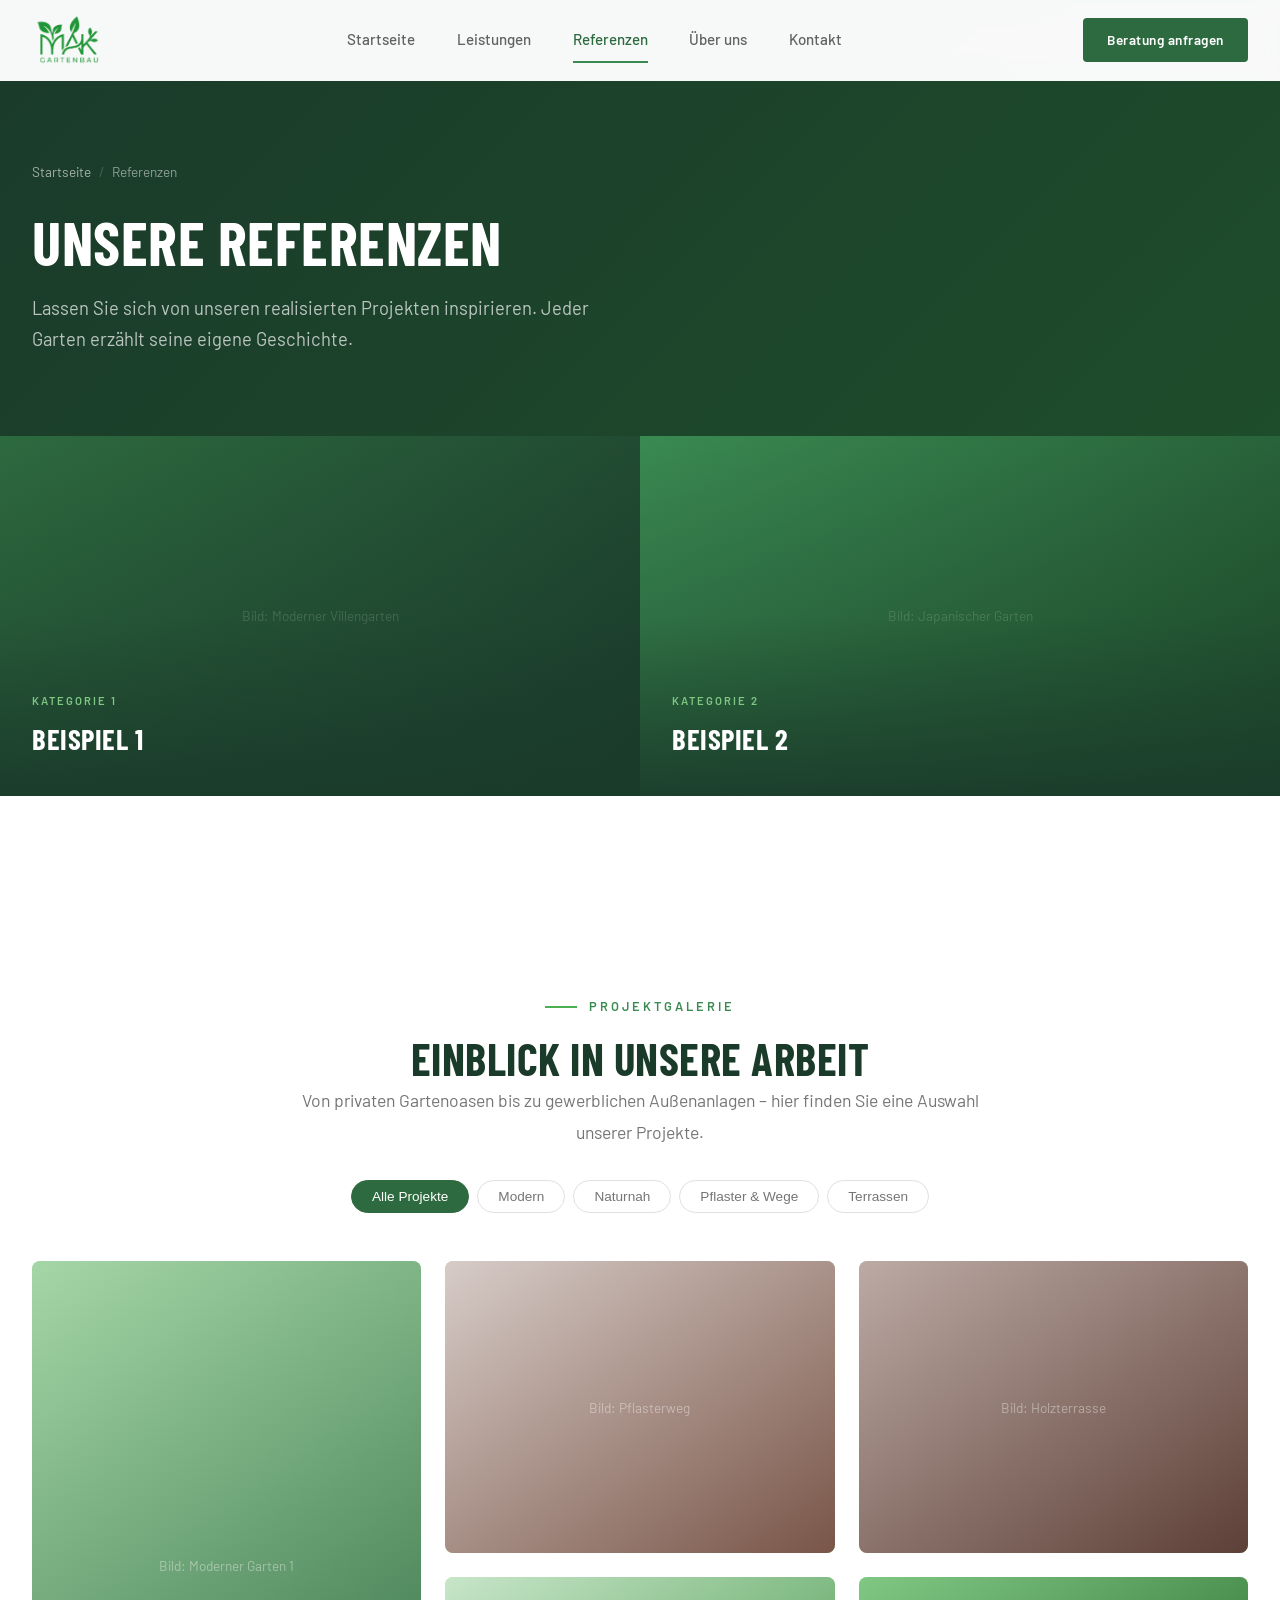
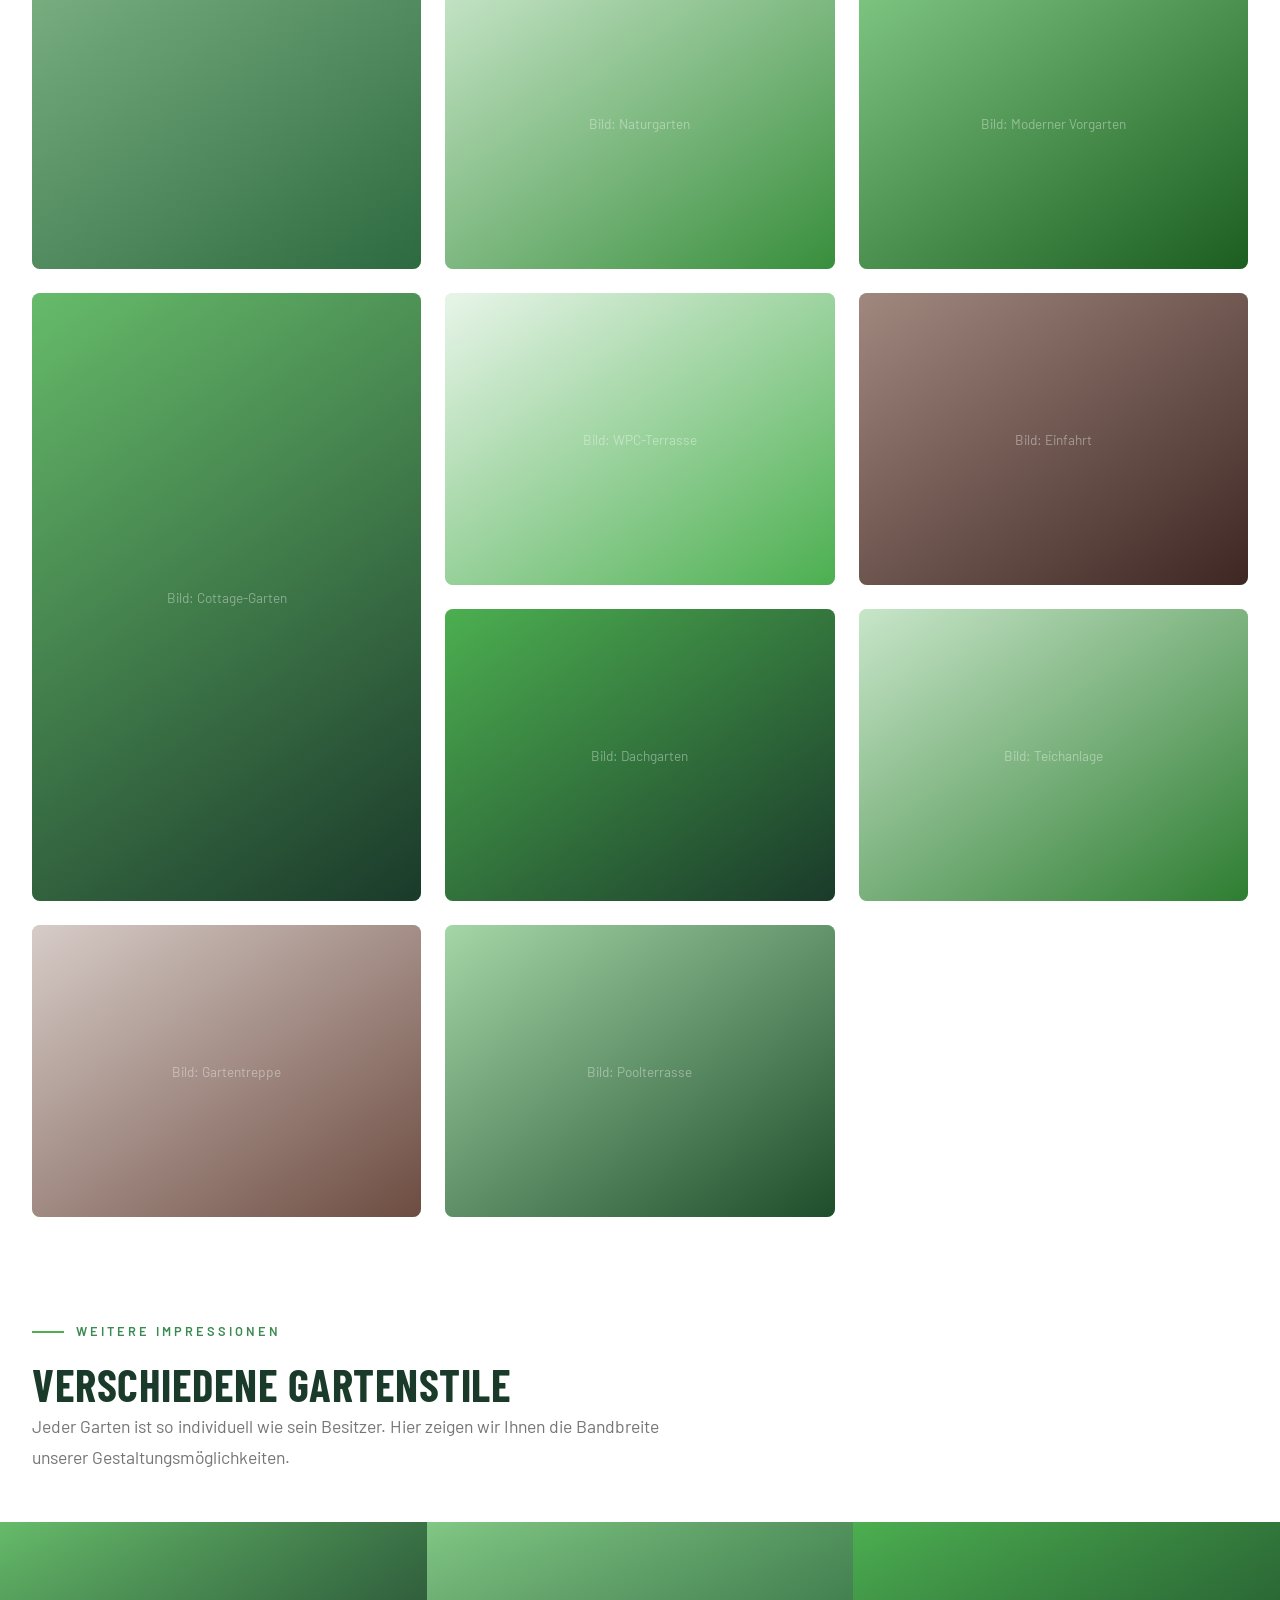
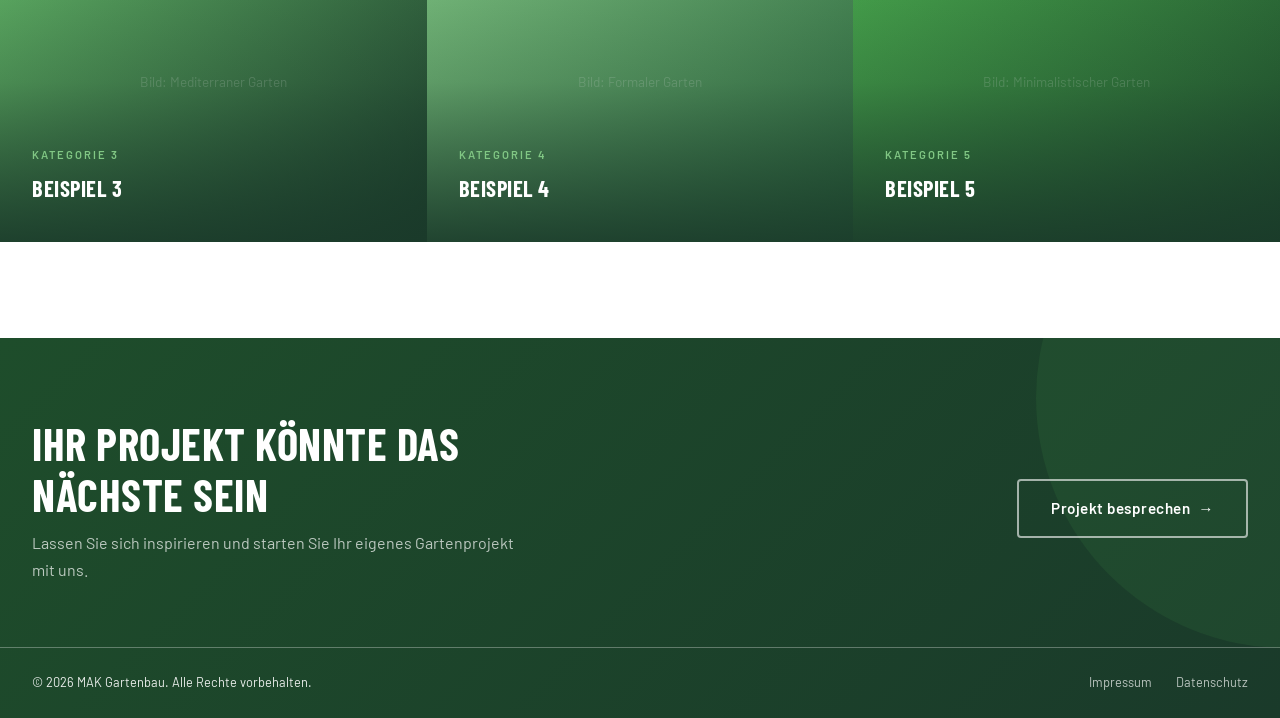
<file: referenzen.html>
<!DOCTYPE html>
<html lang="de">
<head>
  <meta charset="UTF-8">
  <meta name="viewport" content="width=device-width, initial-scale=1.0">
  <meta name="description" content="Referenzen von MAK Gartenbau – Entdecken Sie unsere realisierten Gartenprojekte in einer inspirierenden Galerie.">
  <title>Referenzen – MAK Gartenbau</title>

  <link rel="preconnect" href="https://fonts.googleapis.com">
  <link rel="preconnect" href="https://fonts.gstatic.com" crossorigin>
  <link href="https://fonts.googleapis.com/css2?family=Barlow:wght@400;500;600;700&family=Barlow+Condensed:wght@600;700;800&display=swap" rel="stylesheet">
  
  <link rel="icon" type="image/png" href="Favicon.png">
  <link rel="stylesheet" href="css/style.css">
</head>
<body>

  <!-- ========== HEADER ========== -->
  <header class="site-header">
    <div class="header-inner">
      <a href="index.html" class="logo">
        <img src="img/images/Logo.png" alt="MAK Gartenbau Logo" class="logo-img">
      </a>

      <nav class="main-nav">
        <a href="index.html">Startseite</a>
        <a href="leistungen.html">Leistungen</a>
        <a href="referenzen.html" class="active">Referenzen</a>
        <a href="ueber-uns.html">Über uns</a>
        <a href="kontakt.html">Kontakt</a>
      </nav>

      <div class="header-cta">
        <a href="kontakt.html" class="btn btn-primary">Beratung anfragen</a>
      </div>

      <button class="hamburger" aria-label="Menü öffnen" aria-expanded="false">
        <span></span>
        <span></span>
        <span></span>
      </button>
    </div>

    <nav class="mobile-nav">
      <a href="index.html">Startseite</a>
      <a href="leistungen.html">Leistungen</a>
      <a href="referenzen.html" class="active">Referenzen</a>
      <a href="ueber-uns.html">Über uns</a>
      <a href="kontakt.html">Kontakt</a>
      <a href="kontakt.html" class="btn btn-primary">Beratung anfragen</a>
    </nav>
  </header>

  <!-- ========== PAGE HERO ========== -->
  <section class="page-hero">
    <div class="container">
      <div class="breadcrumb">
        <a href="index.html">Startseite</a>
        <span class="sep">/</span>
        <span>Referenzen</span>
      </div>
      <h1>Unsere Referenzen</h1>
      <p>Lassen Sie sich von unseren realisierten Projekten inspirieren. Jeder Garten erzählt seine eigene Geschichte.</p>
    </div>
  </section>

  <!-- ========== STRABAG-STYLE FEATURED PROJECTS ========== -->
  <section class="info-cards" style="padding-top: 0;">
    <div class="cards-grid-featured">
      <div class="info-card featured reveal">
        <div class="card-image" style="background: linear-gradient(135deg, #2d6a3f, #1a3a2a);">
          <!-- Bild-Platzhalter: Großes Feature-Projekt -->
          Bild: Moderner Villengarten
        </div>
        <div class="card-overlay"></div>
        <div class="card-content">
          <span class="card-tag">Kategorie 1</span>
          <h3 class="card-title">Beispiel 1</h3>
          <p class="card-desc">Komplette Neugestaltung auf 800m² – minimalistisches Design mit Infinity-Pool und edler Natursteinterrasse.</p>
        </div>
      </div>
      <div class="info-card featured reveal delay-1">
        <div class="card-image" style="background: linear-gradient(135deg, #3a8a52, #1e4d2b);">
          <!-- Bild-Platzhalter -->
          Bild: Japanischer Garten
        </div>
        <div class="card-overlay"></div>
        <div class="card-content">
          <span class="card-tag">Kategorie 2</span>
          <h3 class="card-title">Beispiel 2</h3>
          <p class="card-desc">Fernöstliche Ästhetik mit Kiesflächen, Formgehölzen und einem handgefertigten Wasserelement.</p>
        </div>
      </div>
    </div>
  </section>

  <!-- ========== GALERIE MIT FILTER ========== -->
  <section class="gallery-section">
    <div class="container">
      <div class="text-center reveal">
        <span class="section-label">Projektgalerie</span>
        <h2>Einblick in unsere Arbeit</h2>
        <p class="section-intro centered" style="margin-bottom: 2rem;">
          Von privaten Gartenoasen bis zu gewerblichen Außenanlagen – hier finden Sie eine Auswahl unserer Projekte.
        </p>
      </div>

      <!-- Filter Buttons -->
      <div class="gallery-filter reveal">
        <button class="filter-btn active" data-filter="alle">Alle Projekte</button>
        <button class="filter-btn" data-filter="modern">Modern</button>
        <button class="filter-btn" data-filter="naturnah">Naturnah</button>
        <button class="filter-btn" data-filter="pflaster">Pflaster & Wege</button>
        <button class="filter-btn" data-filter="terrasse">Terrassen</button>
      </div>

      <!-- Gallery Grid -->
      <div class="gallery-grid">
        <div class="gallery-item tall reveal" data-category="modern">
          <div class="gallery-image" style="background: linear-gradient(145deg, #a5d6a7, #2d6a3f);">
            Bild: Moderner Garten 1
          </div>
          <div class="gallery-overlay"></div>
          <div class="gallery-info">
            <h4>Geometrischer Garten</h4>
            <p>Klare Formen, edle Materialien – München</p>
          </div>
        </div>

        <div class="gallery-item reveal delay-1" data-category="pflaster">
          <div class="gallery-image" style="background: linear-gradient(145deg, #d7ccc8, #795548);">
            Bild: Pflasterweg
          </div>
          <div class="gallery-overlay"></div>
          <div class="gallery-info">
            <h4>Geschwungener Gartenweg</h4>
            <p>Naturstein-Pflaster – Augsburg</p>
          </div>
        </div>

        <div class="gallery-item reveal delay-2" data-category="terrasse">
          <div class="gallery-image" style="background: linear-gradient(145deg, #bcaaa4, #5d4037);">
            Bild: Holzterrasse
          </div>
          <div class="gallery-overlay"></div>
          <div class="gallery-info">
            <h4>Lärchen-Terrasse</h4>
            <p>40m² Terrassenfläche – Nürnberg</p>
          </div>
        </div>

        <div class="gallery-item reveal" data-category="naturnah">
          <div class="gallery-image" style="background: linear-gradient(145deg, #c8e6c9, #388e3c);">
            Bild: Naturgarten
          </div>
          <div class="gallery-overlay"></div>
          <div class="gallery-info">
            <h4>Wildblumenwiese</h4>
            <p>Ökologisches Paradies – Regensburg</p>
          </div>
        </div>

        <div class="gallery-item reveal delay-1" data-category="modern">
          <div class="gallery-image" style="background: linear-gradient(145deg, #81c784, #1b5e20);">
            Bild: Moderner Vorgarten
          </div>
          <div class="gallery-overlay"></div>
          <div class="gallery-info">
            <h4>Repräsentativer Vorgarten</h4>
            <p>Minimalistisches Design – Ingolstadt</p>
          </div>
        </div>

        <div class="gallery-item tall reveal delay-2" data-category="naturnah">
          <div class="gallery-image" style="background: linear-gradient(145deg, #66bb6a, #1a3a2a);">
            Bild: Cottage-Garten
          </div>
          <div class="gallery-overlay"></div>
          <div class="gallery-info">
            <h4>Romantischer Cottage-Garten</h4>
            <p>Üppige Bepflanzung – Bamberg</p>
          </div>
        </div>

        <div class="gallery-item reveal" data-category="terrasse">
          <div class="gallery-image" style="background: linear-gradient(145deg, #e8f5e9, #4caf50);">
            Bild: WPC-Terrasse
          </div>
          <div class="gallery-overlay"></div>
          <div class="gallery-info">
            <h4>WPC-Loungeterrasse</h4>
            <p>Pflegeleicht & modern – Erlangen</p>
          </div>
        </div>

        <div class="gallery-item reveal delay-1" data-category="pflaster">
          <div class="gallery-image" style="background: linear-gradient(145deg, #a1887f, #3e2723);">
            Bild: Einfahrt
          </div>
          <div class="gallery-overlay"></div>
          <div class="gallery-info">
            <h4>Großzügige Hofeinfahrt</h4>
            <p>Granitpflaster – Fürth</p>
          </div>
        </div>

        <div class="gallery-item reveal delay-2" data-category="modern">
          <div class="gallery-image" style="background: linear-gradient(145deg, #4caf50, #1a3a2a);">
            Bild: Dachgarten
          </div>
          <div class="gallery-overlay"></div>
          <div class="gallery-info">
            <h4>Urbaner Dachgarten</h4>
            <p>Grüne Oase über der Stadt – München</p>
          </div>
        </div>

        <div class="gallery-item reveal" data-category="naturnah">
          <div class="gallery-image" style="background: linear-gradient(145deg, #c8e6c9, #2e7d32);">
            Bild: Teichanlage
          </div>
          <div class="gallery-overlay"></div>
          <div class="gallery-info">
            <h4>Naturteich mit Bachlauf</h4>
            <p>Biotop & Wasseranlage – Passau</p>
          </div>
        </div>

        <div class="gallery-item reveal delay-1" data-category="pflaster">
          <div class="gallery-image" style="background: linear-gradient(145deg, #d7ccc8, #6d4c41);">
            Bild: Gartentreppe
          </div>
          <div class="gallery-overlay"></div>
          <div class="gallery-info">
            <h4>Naturstein-Treppe</h4>
            <p>Hanggestaltung – Würzburg</p>
          </div>
        </div>

        <div class="gallery-item reveal delay-2" data-category="terrasse">
          <div class="gallery-image" style="background: linear-gradient(145deg, #a5d6a7, #1e4d2b);">
            Bild: Poolterrasse
          </div>
          <div class="gallery-overlay"></div>
          <div class="gallery-info">
            <h4>Pool-Terrasse</h4>
            <p>Naturstein-Umrandung – Starnberg</p>
          </div>
        </div>
      </div>
    </div>
  </section>

  <!-- ========== STRABAG-STYLE PROJEKT CARDS ========== -->
  <section class="info-cards" style="padding-top: 0;">
    <div class="container reveal">
      <span class="section-label">Weitere Impressionen</span>
      <h2>Verschiedene Gartenstile</h2>
      <p class="section-intro" style="margin-bottom: 3rem;">
        Jeder Garten ist so individuell wie sein Besitzer. Hier zeigen wir Ihnen die Bandbreite unserer Gestaltungsmöglichkeiten.
      </p>
    </div>

    <div class="cards-grid">
      <div class="info-card reveal">
        <div class="card-image" style="background: linear-gradient(135deg, #66bb6a, #1a3a2a);">
          Bild: Mediterraner Garten
        </div>
        <div class="card-overlay"></div>
        <div class="card-content">
          <span class="card-tag">Kategorie 3</span>
          <h3 class="card-title">Beispiel 3</h3>
          <p class="card-desc">Lavendel, Olivenbäume und Terrakotta – südländisches Lebensgefühl im eigenen Garten.</p>
        </div>
      </div>

      <div class="info-card reveal delay-1">
        <div class="card-image" style="background: linear-gradient(135deg, #81c784, #2d6a3f);">
          Bild: Formaler Garten
        </div>
        <div class="card-overlay"></div>
        <div class="card-content">
          <span class="card-tag">Kategorie 4</span>
          <h3 class="card-title">Beispiel 4</h3>
          <p class="card-desc">Symmetrische Anordnung, Buchsbaumhecken und edle Blütenensembles.</p>
        </div>
      </div>

      <div class="info-card reveal delay-2">
        <div class="card-image" style="background: linear-gradient(135deg, #4caf50, #1e4d2b);">
          Bild: Minimalistischer Garten
        </div>
        <div class="card-overlay"></div>
        <div class="card-content">
          <span class="card-tag">Kategorie 5</span>
          <h3 class="card-title">Beispiel 5</h3>
          <p class="card-desc">Reduzierte Gestaltung mit maximaler Wirkung – weniger ist mehr.</p>
        </div>
      </div>
    </div>
  </section>

  <!-- ========== FOOTER (CTA + Copyright) ========== -->
  <footer class="cta-banner" style="padding-bottom: 0;">
    <div class="container">
      <div>
        <h2>Ihr Projekt könnte das nächste sein</h2>
        <p>Lassen Sie sich inspirieren und starten Sie Ihr eigenes Gartenprojekt mit uns.</p>
      </div>
      <div>
        <a href="kontakt.html" class="btn btn-outline btn-arrow">Projekt besprechen</a>
      </div>
    </div>
    <div class="footer-bottom-wrap" style="margin-top: 3rem;">
      <div class="container">
        <div class="footer-bottom">
        <span>&copy; 2026 MAK Gartenbau. Alle Rechte vorbehalten.</span>
        <div class="footer-legal">
          <a href="#">Impressum</a>
          <a href="#">Datenschutz</a>
          </div>
        </div>
      </div>
    </div>
  </footer>

  <script src="js/main.js"></script>
</body>
</html>
</file>
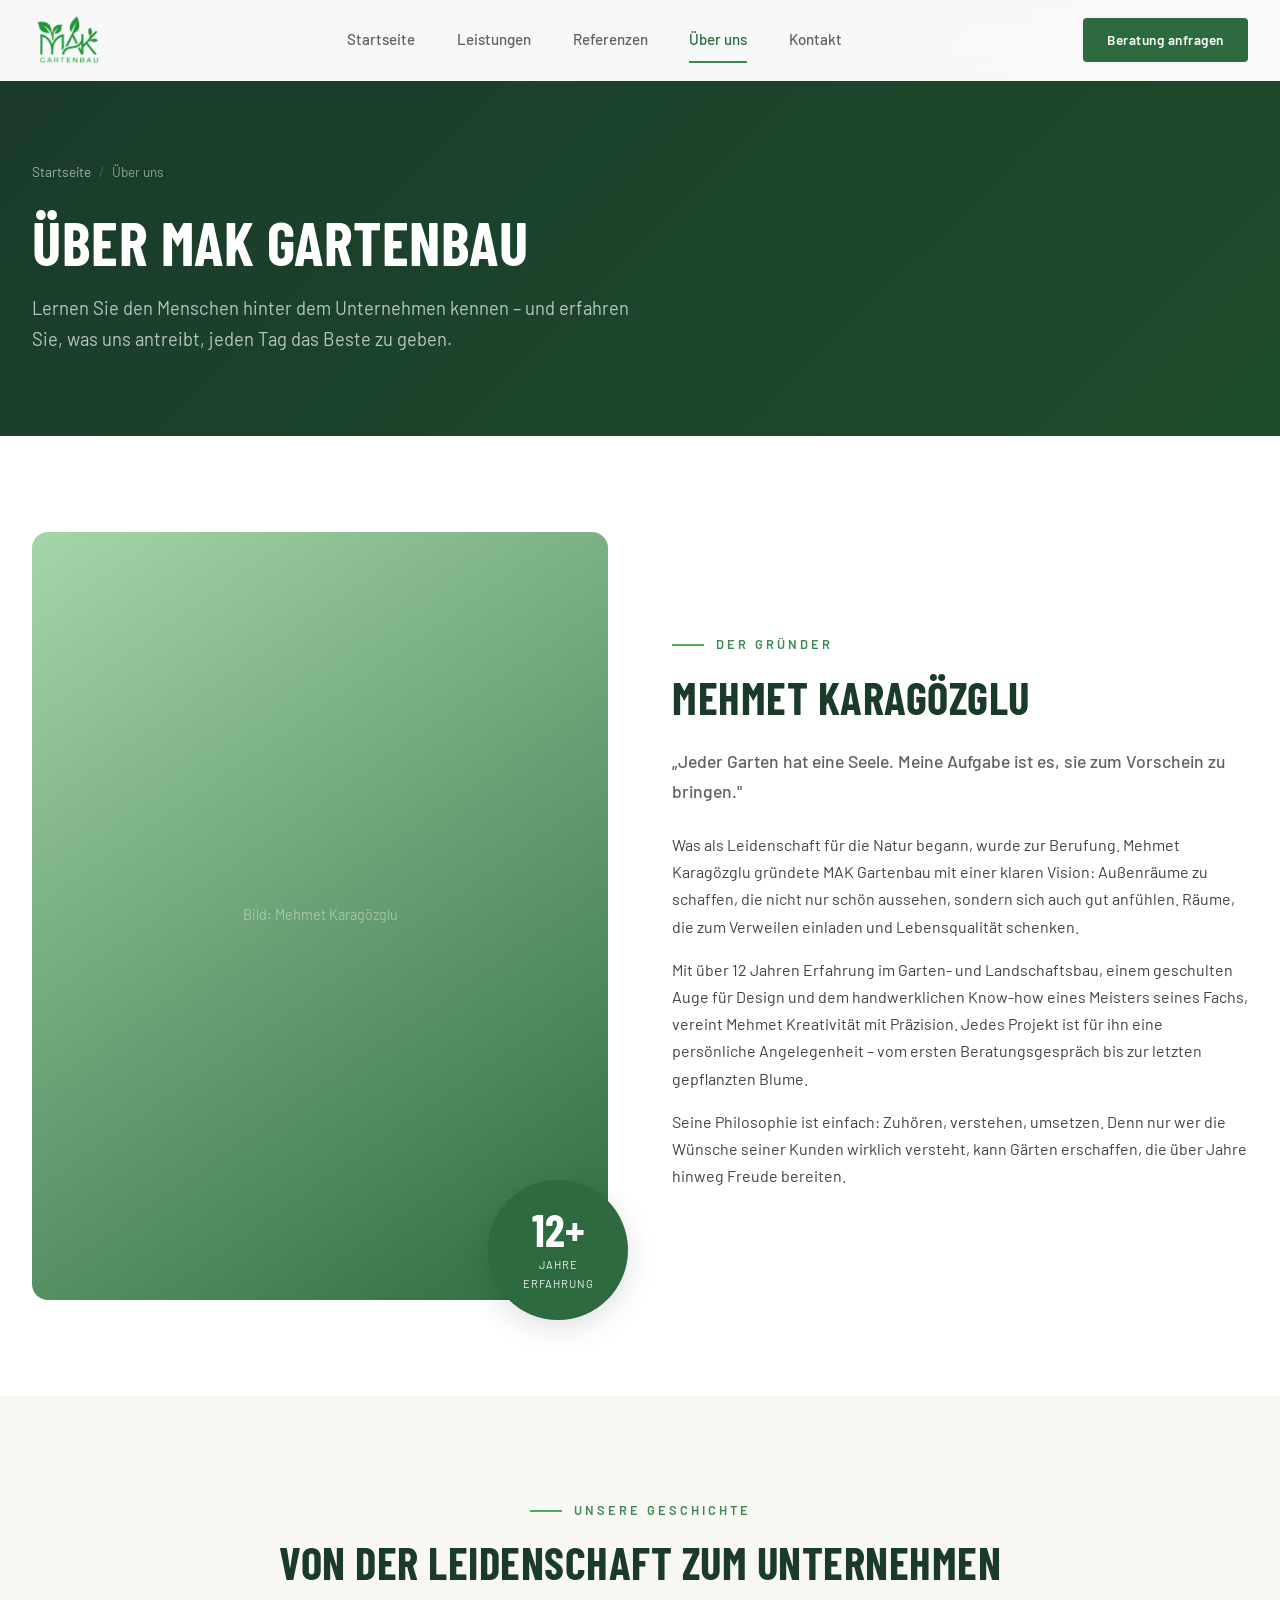
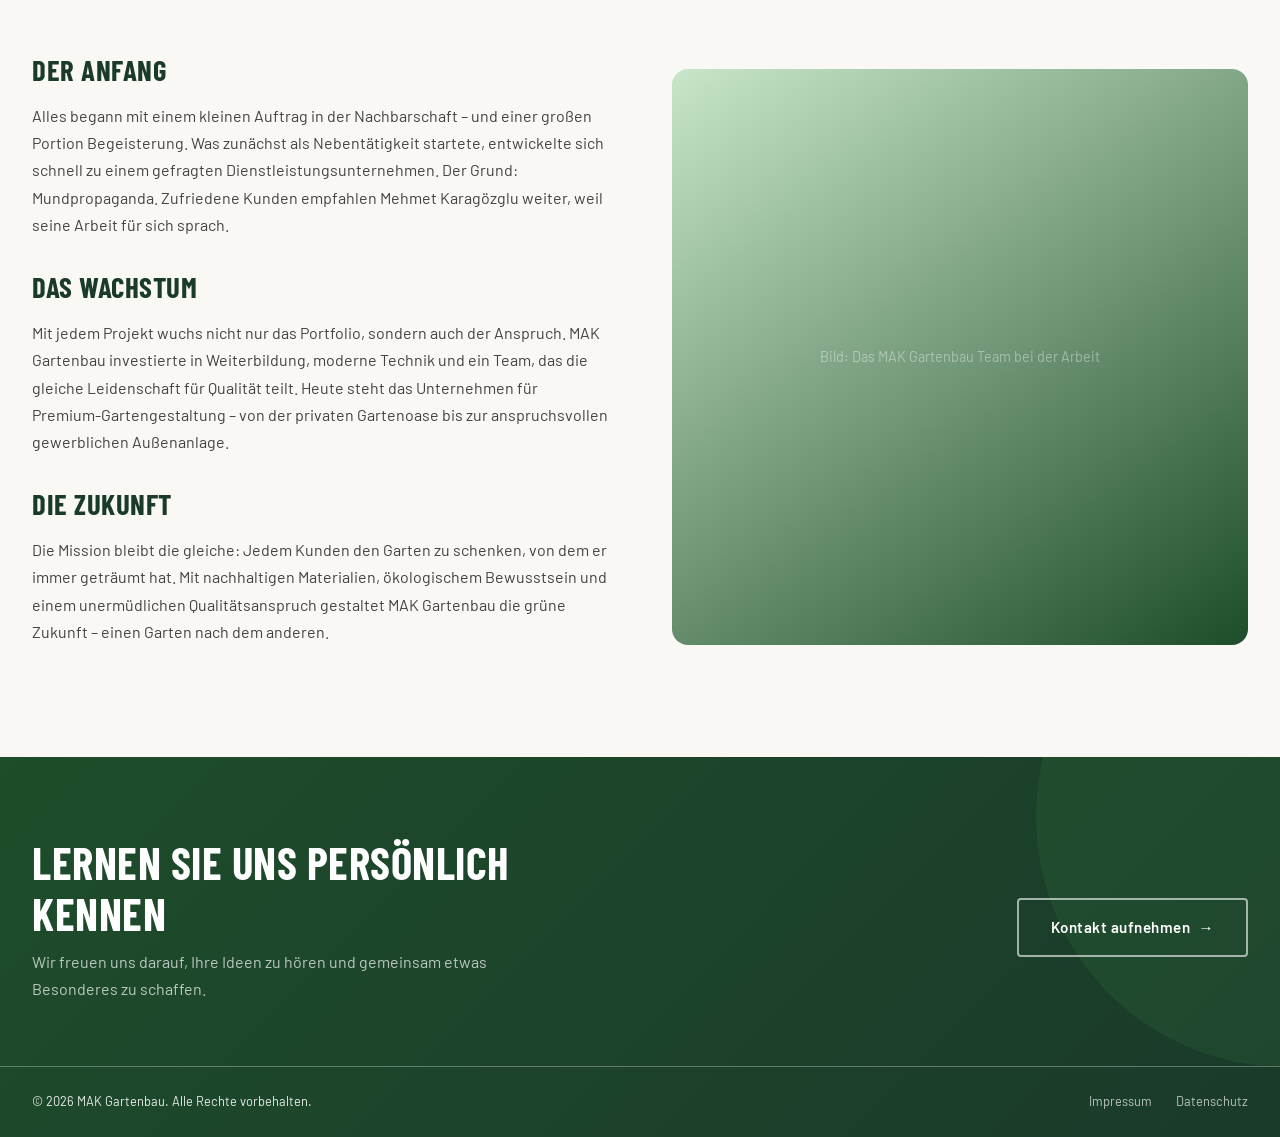
<file: ueber-uns.html>
<!DOCTYPE html>
<html lang="de">
<head>
  <meta charset="UTF-8">
  <meta name="viewport" content="width=device-width, initial-scale=1.0">
  <meta name="description" content="Über MAK Gartenbau – Lernen Sie Inhaber Mehmet Karagözglu und unser Unternehmen kennen. Erfahrung, Leidenschaft und Qualität.">
  <title>Über uns – MAK Gartenbau</title>

  <link rel="preconnect" href="https://fonts.googleapis.com">
  <link rel="preconnect" href="https://fonts.gstatic.com" crossorigin>
  <link href="https://fonts.googleapis.com/css2?family=Barlow:wght@400;500;600;700&family=Barlow+Condensed:wght@600;700;800&display=swap" rel="stylesheet">
  
  <link rel="icon" type="image/png" href="Favicon.png">
  <link rel="stylesheet" href="css/style.css">
</head>
<body>

  <!-- ========== HEADER ========== -->
  <header class="site-header">
    <div class="header-inner">
      <a href="index.html" class="logo">
        <img src="img/images/Logo.png" alt="MAK Gartenbau Logo" class="logo-img">
      </a>

      <nav class="main-nav">
        <a href="index.html">Startseite</a>
        <a href="leistungen.html">Leistungen</a>
        <a href="referenzen.html">Referenzen</a>
        <a href="ueber-uns.html" class="active">Über uns</a>
        <a href="kontakt.html">Kontakt</a>
      </nav>

      <div class="header-cta">
        <a href="kontakt.html" class="btn btn-primary">Beratung anfragen</a>
      </div>

      <button class="hamburger" aria-label="Menü öffnen" aria-expanded="false">
        <span></span>
        <span></span>
        <span></span>
      </button>
    </div>

    <nav class="mobile-nav">
      <a href="index.html">Startseite</a>
      <a href="leistungen.html">Leistungen</a>
      <a href="referenzen.html">Referenzen</a>
      <a href="ueber-uns.html" class="active">Über uns</a>
      <a href="kontakt.html">Kontakt</a>
      <a href="kontakt.html" class="btn btn-primary">Beratung anfragen</a>
    </nav>
  </header>

  <!-- ========== PAGE HERO ========== -->
  <section class="page-hero">
    <div class="container">
      <div class="breadcrumb">
        <a href="index.html">Startseite</a>
        <span class="sep">/</span>
        <span>Über uns</span>
      </div>
      <h1>Über MAK Gartenbau</h1>
      <p>Lernen Sie den Menschen hinter dem Unternehmen kennen – und erfahren Sie, was uns antreibt, jeden Tag das Beste zu geben.</p>
    </div>
  </section>

  <!-- ========== INHABER VORSTELLUNG ========== -->
  <section class="about-section">
    <div class="container">
      <div class="about-grid">
        <div class="about-image reveal-left">
          <div class="img-main" style="background: linear-gradient(145deg, #a5d6a7, #2d6a3f);">
            <!-- Bild-Platzhalter: Portrait Mehmet Karagözglu -->
            Bild: Mehmet Karagözglu
          </div>
          <div class="experience-badge">
            <span class="years">12+</span>
            <span class="label">Jahre<br>Erfahrung</span>
          </div>
        </div>
        <div class="about-text reveal-right">
          <span class="section-label">Der Gründer</span>
          <h2>Mehmet Karagözglu</h2>
          <p class="lead">
            „Jeder Garten hat eine Seele. Meine Aufgabe ist es, sie zum Vorschein zu bringen."
          </p>
          <p>
            Was als Leidenschaft für die Natur begann, wurde zur Berufung. Mehmet Karagözglu gründete
            MAK Gartenbau mit einer klaren Vision: Außenräume zu schaffen, die nicht nur schön aussehen,
            sondern sich auch gut anfühlen. Räume, die zum Verweilen einladen und Lebensqualität schenken.
          </p>
          <p>
            Mit über 12 Jahren Erfahrung im Garten- und Landschaftsbau, einem geschulten Auge für Design
            und dem handwerklichen Know-how eines Meisters seines Fachs, vereint Mehmet Kreativität
            mit Präzision. Jedes Projekt ist für ihn eine persönliche Angelegenheit – vom ersten
            Beratungsgespräch bis zur letzten gepflanzten Blume.
          </p>
          <p>
            Seine Philosophie ist einfach: Zuhören, verstehen, umsetzen. Denn nur wer die Wünsche
            seiner Kunden wirklich versteht, kann Gärten erschaffen, die über Jahre hinweg Freude bereiten.
          </p>
        </div>
      </div>
    </div>
  </section>

  <!-- ========== UNTERNEHMENSGESCHICHTE ========== -->
  <section class="about-section bg-sand">
    <div class="container">
      <div class="text-center reveal" style="margin-bottom: 4rem;">
        <span class="section-label">Unsere Geschichte</span>
        <h2>Von der Leidenschaft zum Unternehmen</h2>
      </div>

      <div class="about-grid">
        <div class="about-text reveal-left">
          <h3 style="margin-bottom: 1rem;">Der Anfang</h3>
          <p>
            Alles begann mit einem kleinen Auftrag in der Nachbarschaft – und einer großen Portion
            Begeisterung. Was zunächst als Nebentätigkeit startete, entwickelte sich schnell zu einem
            gefragten Dienstleistungsunternehmen. Der Grund: Mundpropaganda. Zufriedene Kunden
            empfahlen Mehmet Karagözglu weiter, weil seine Arbeit für sich sprach.
          </p>

          <h3 style="margin-bottom: 1rem; margin-top: 2rem;">Das Wachstum</h3>
          <p>
            Mit jedem Projekt wuchs nicht nur das Portfolio, sondern auch der Anspruch. MAK Gartenbau
            investierte in Weiterbildung, moderne Technik und ein Team, das die gleiche Leidenschaft
            für Qualität teilt. Heute steht das Unternehmen für Premium-Gartengestaltung – von der
            privaten Gartenoase bis zur anspruchsvollen gewerblichen Außenanlage.
          </p>

          <h3 style="margin-bottom: 1rem; margin-top: 2rem;">Die Zukunft</h3>
          <p>
            Die Mission bleibt die gleiche: Jedem Kunden den Garten zu schenken, von dem er immer
            geträumt hat. Mit nachhaltigen Materialien, ökologischem Bewusstsein und einem unermüdlichen
            Qualitätsanspruch gestaltet MAK Gartenbau die grüne Zukunft – einen Garten nach dem anderen.
          </p>
        </div>
        <div class="about-image reveal-right">
          <div class="img-main" style="background: linear-gradient(145deg, #c8e6c9, #1e4d2b); aspect-ratio: 1/1;">
            <!-- Bild-Platzhalter: Team bei der Arbeit -->
            Bild: Das MAK Gartenbau Team bei der Arbeit
          </div>
        </div>
      </div>
    </div>
  </section>


  <!-- ========== FOOTER (CTA + Copyright) ========== -->
  <footer class="cta-banner" style="padding-bottom: 0;">
    <div class="container">
      <div>
        <h2>Lernen Sie uns persönlich kennen</h2>
        <p>Wir freuen uns darauf, Ihre Ideen zu hören und gemeinsam etwas Besonderes zu schaffen.</p>
      </div>
      <div>
        <a href="kontakt.html" class="btn btn-outline btn-arrow">Kontakt aufnehmen</a>
      </div>
    </div>
    <div class="footer-bottom-wrap" style="margin-top: 3rem;">
      <div class="container">
        <div class="footer-bottom">
        <span>&copy; 2026 MAK Gartenbau. Alle Rechte vorbehalten.</span>
        <div class="footer-legal">
          <a href="#">Impressum</a>
          <a href="#">Datenschutz</a>
          </div>
        </div>
      </div>
    </div>
  </footer>

  <script src="js/main.js"></script>
</body>
</html>
</file>
<file: css/style.css>
/* ================================================
   MAK Gartenbau – Hauptstylesheet
   ================================================ */

/* --- CSS Custom Properties --- */
:root {
  --green-900: #1a3a2a;
  --green-800: #1e4d2b;
  --green-700: #2d6a3f;
  --green-600: #3a8a52;
  --green-500: #4caf50;
  --green-400: #66bb6a;
  --green-300: #81c784;
  --green-200: #a5d6a7;
  --green-100: #c8e6c9;
  --green-50: #e8f5e9;

  --earth-900: #3e2723;
  --earth-700: #5d4037;
  --earth-500: #795548;
  --earth-300: #a1887f;
  --earth-100: #d7ccc8;

  --sand-100: #f5f0e8;
  --sand-50: #faf8f4;

  --white: #ffffff;
  --gray-50: #fafafa;
  --gray-100: #f5f5f5;
  --gray-200: #eeeeee;
  --gray-300: #e0e0e0;
  --gray-400: #bdbdbd;
  --gray-500: #9e9e9e;
  --gray-600: #757575;
  --gray-700: #616161;
  --gray-800: #424242;
  --gray-900: #212121;

  --font-heading: 'Barlow Condensed', 'Arial Narrow', sans-serif;
  --font-body: 'Barlow', -apple-system, BlinkMacSystemFont, 'Segoe UI', sans-serif;

  --shadow-sm: 0 1px 3px rgba(0,0,0,0.08);
  --shadow-md: 0 4px 12px rgba(0,0,0,0.1);
  --shadow-lg: 0 8px 30px rgba(0,0,0,0.12);
  --shadow-xl: 0 20px 60px rgba(0,0,0,0.15);

  --radius-sm: 4px;
  --radius-md: 8px;
  --radius-lg: 16px;
  --radius-xl: 24px;

  --transition: 0.3s cubic-bezier(0.4, 0, 0.2, 1);
  --transition-slow: 0.6s cubic-bezier(0.4, 0, 0.2, 1);
}

/* --- Reset & Base --- */
*,
*::before,
*::after {
  margin: 0;
  padding: 0;
  box-sizing: border-box;
}

html {
  scroll-behavior: smooth;
  font-size: 16px;
}

body {
  font-family: var(--font-body);
  color: var(--gray-800);
  line-height: 1.7;
  background: var(--white);
  overflow-x: hidden;
}

img {
  max-width: 100%;
  height: auto;
  display: block;
}

a {
  text-decoration: none;
  color: inherit;
  transition: color var(--transition);
}

ul, ol {
  list-style: none;
}

h1, h2, h3, h4, h5 {
  font-family: var(--font-heading);
  font-weight: 700;
  line-height: 1.15;
  color: var(--green-900);
  text-transform: uppercase;
  letter-spacing: 0.5px;
}

h1 { font-size: clamp(2.2rem, 5vw, 3.8rem); }
h2 { font-size: clamp(1.8rem, 3.5vw, 2.8rem); }
h3 { font-size: clamp(1.3rem, 2.5vw, 1.8rem); }
h4 { font-size: 1.2rem; }

p { margin-bottom: 1rem; }

.container {
  max-width: 1280px;
  margin: 0 auto;
  padding: 0 2rem;
}

/* --- Utility --- */
.text-center { text-align: center; }
.text-white { color: var(--white); }
.bg-sand { background: var(--sand-50); }
.bg-green-dark { background: var(--green-900); }

.section-label {
  display: inline-flex;
  align-items: center;
  gap: 0.75rem;
  font-family: var(--font-body);
  font-size: 0.8rem;
  font-weight: 600;
  letter-spacing: 3px;
  text-transform: uppercase;
  color: var(--green-600);
  margin-bottom: 1rem;
}

.section-label::before {
  content: '';
  width: 2rem;
  height: 2px;
  background: var(--green-500);
  flex-shrink: 0;
}

.section-intro {
  max-width: 680px;
  font-size: 1.1rem;
  color: var(--gray-600);
  line-height: 1.8;
}

.section-intro.centered {
  margin: 0 auto;
}

/* --- Buttons --- */
.btn {
  display: inline-flex;
  align-items: center;
  gap: 0.5rem;
  padding: 0.9rem 2rem;
  font-family: var(--font-body);
  font-size: 0.95rem;
  font-weight: 600;
  border: none;
  border-radius: var(--radius-sm);
  cursor: pointer;
  transition: all var(--transition);
  letter-spacing: 0.5px;
}

.btn-primary {
  background: var(--green-700);
  color: var(--white);
}

.btn-primary:hover {
  background: var(--green-800);
  transform: translateY(-2px);
  box-shadow: var(--shadow-md);
}

.btn-outline {
  background: transparent;
  color: var(--white);
  border: 2px solid rgba(255,255,255,0.6);
}

.btn-outline:hover {
  background: var(--white);
  color: var(--green-800);
  border-color: var(--white);
}

.btn-outline-dark {
  background: transparent;
  color: var(--green-800);
  border: 2px solid var(--green-700);
}

.btn-outline-dark:hover {
  background: var(--green-700);
  color: var(--white);
}

.btn-arrow::after {
  content: '→';
  transition: transform var(--transition);
}

.btn-arrow:hover::after {
  transform: translateX(4px);
}

/* ================================================
   HEADER & NAVIGATION
   ================================================ */
.site-header {
  position: fixed;
  top: 0;
  left: 0;
  right: 0;
  z-index: 1000;
  background: rgba(255,255,255,0.97);
  backdrop-filter: blur(10px);
  transition: all var(--transition);
  border-bottom: 1px solid transparent;
}

.site-header.scrolled {
  box-shadow: var(--shadow-sm);
  border-bottom-color: var(--gray-200);
}

.header-inner {
  display: flex;
  align-items: center;
  justify-content: space-between;
  padding: 0 2rem;
  height: 80px;
  max-width: 1400px;
  margin: 0 auto;
}

.logo {
  display: flex;
  align-items: center;
  gap: 0.75rem;
  font-family: var(--font-heading);
  font-size: 1.5rem;
  font-weight: 700;
  color: var(--green-800);
}

.logo-icon {
  width: 44px;
  height: 44px;
  background: var(--green-700);
  border-radius: var(--radius-md);
  display: flex;
  align-items: center;
  justify-content: center;
  color: var(--white);
  font-size: 1.4rem;
}

.logo-img {
  height: 50px;
  width: auto;
}

.logo span {
  color: var(--green-500);
}

.main-nav {
  display: flex;
  align-items: center;
  gap: 0;
}

.main-nav a {
  padding: 0.5rem 1.3rem;
  font-size: 0.95rem;
  font-weight: 500;
  color: var(--gray-700);
  position: relative;
  transition: color var(--transition);
}

.main-nav a::after {
  content: '';
  position: absolute;
  bottom: -2px;
  left: 1.3rem;
  right: 1.3rem;
  height: 2px;
  background: var(--green-600);
  transform: scaleX(0);
  transform-origin: right;
  transition: transform var(--transition);
}

.main-nav a:hover,
.main-nav a.active {
  color: var(--green-700);
}

.main-nav a:hover::after,
.main-nav a.active::after {
  transform: scaleX(1);
  transform-origin: left;
}

.header-cta {
  display: flex;
  align-items: center;
  gap: 1rem;
}

.header-cta .btn {
  padding: 0.65rem 1.5rem;
  font-size: 0.85rem;
}

/* Hamburger */
.hamburger {
  display: none;
  flex-direction: column;
  gap: 5px;
  cursor: pointer;
  padding: 0.5rem;
  background: none;
  border: none;
  z-index: 1001;
}

.hamburger span {
  display: block;
  width: 26px;
  height: 2px;
  background: var(--green-800);
  transition: all var(--transition);
  border-radius: 2px;
}

.hamburger.active span:nth-child(1) {
  transform: rotate(45deg) translateY(5px) translateX(5px);
}

.hamburger.active span:nth-child(2) {
  opacity: 0;
}

.hamburger.active span:nth-child(3) {
  transform: rotate(-45deg) translateY(-5px) translateX(5px);
}

/* Mobile Nav */
.mobile-nav {
  display: none;
  position: fixed;
  top: 80px;
  left: 0;
  right: 0;
  bottom: 0;
  background: var(--white);
  z-index: 999;
  flex-direction: column;
  padding: 2rem;
  opacity: 0;
  transform: translateY(-10px);
  transition: all var(--transition);
}

.mobile-nav.open {
  display: flex;
  opacity: 1;
  transform: translateY(0);
}

.mobile-nav a {
  padding: 1rem 0;
  font-size: 1.2rem;
  font-weight: 500;
  color: var(--gray-800);
  border-bottom: 1px solid var(--gray-200);
}

.mobile-nav a:hover,
.mobile-nav a.active {
  color: var(--green-700);
}

.mobile-nav .btn {
  margin-top: 1.5rem;
  justify-content: center;
}

/* ================================================
   HERO SECTION
   ================================================ */
.hero {
  position: relative;
  min-height: 100vh;
  display: flex;
  align-items: center;
  overflow: hidden;
  background: var(--green-900);
}

.hero-bg {
  position: absolute;
  inset: 0;
  background: linear-gradient(135deg, var(--green-900) 0%, var(--green-800) 50%, var(--green-700) 100%);
}

.hero-bg::after {
  content: '';
  position: absolute;
  inset: 0;
  background:
    radial-gradient(ellipse at 20% 80%, rgba(76, 175, 80, 0.15) 0%, transparent 60%),
    radial-gradient(ellipse at 80% 20%, rgba(129, 199, 132, 0.1) 0%, transparent 50%);
}

.hero-pattern {
  display: none;
}

.hero-content {
  position: relative;
  z-index: 2;
  max-width: 1280px;
  margin: 0 auto;
  padding: 8rem 2rem 4rem;
  display: grid;
  grid-template-columns: 1fr 1fr;
  gap: 4rem;
  align-items: center;
}

.hero-text h1 {
  color: var(--white);
  margin-bottom: 1.5rem;
  line-height: 1.15;
}

.hero-text h1 em {
  font-style: normal;
  color: var(--green-300);
}

.hero-subtitle {
  font-size: 1.15rem;
  color: rgba(255,255,255,0.75);
  line-height: 1.8;
  margin-bottom: 2.5rem;
  max-width: 520px;
}

.hero-buttons {
  display: flex;
  gap: 1rem;
  flex-wrap: wrap;
}

.hero-visual {
  position: relative;
  display: flex;
  justify-content: center;
  align-items: center;
}

.hero-image-main {
  width: 100%;
  max-width: 500px;
  aspect-ratio: 4/5;
  background: linear-gradient(145deg, var(--green-600), var(--green-800));
  border-radius: var(--radius-lg);
  overflow: hidden;
  box-shadow: var(--shadow-xl);
  position: relative;
  display: flex;
  align-items: center;
  justify-content: center;
  color: rgba(255,255,255,0.3);
  font-size: 1rem;
}

.hero-image-float {
  position: absolute;
  width: 200px;
  height: 140px;
  background: rgba(255,255,255,0.1);
  backdrop-filter: blur(10px);
  border-radius: var(--radius-md);
  border: 1px solid rgba(255,255,255,0.15);
  display: flex;
  flex-direction: column;
  align-items: center;
  justify-content: center;
  color: var(--white);
  padding: 1rem;
  text-align: center;
}

.hero-image-float.top-right {
  top: -20px;
  right: -40px;
}

.hero-image-float.bottom-left {
  bottom: 40px;
  left: -40px;
}

.hero-image-float .stat-number {
  font-family: var(--font-heading);
  font-size: 2.2rem;
  font-weight: 700;
  line-height: 1;
  margin-bottom: 0.3rem;
}

.hero-image-float .stat-label {
  font-size: 0.8rem;
  opacity: 0.8;
}

.hero-scroll {
  position: absolute;
  bottom: 2rem;
  left: 50%;
  transform: translateX(-50%);
  display: flex;
  flex-direction: column;
  align-items: center;
  gap: 0.5rem;
  color: rgba(255,255,255,0.5);
  font-size: 0.75rem;
  letter-spacing: 2px;
  text-transform: uppercase;
  z-index: 2;
}

.hero-scroll .scroll-line {
  width: 1px;
  height: 40px;
  background: linear-gradient(to bottom, rgba(255,255,255,0.5), transparent);
  animation: scrollPulse 2s ease-in-out infinite;
}

@keyframes scrollPulse {
  0%, 100% { opacity: 1; transform: scaleY(1); }
  50% { opacity: 0.3; transform: scaleY(0.6); }
}

/* ================================================
   PAGE HERO (Unterseiten)
   ================================================ */
.page-hero {
  padding: 10rem 0 4rem;
  background: linear-gradient(135deg, var(--green-900) 0%, var(--green-800) 100%);
  position: relative;
  overflow: hidden;
}

.page-hero::before {
  display: none;
}

.page-hero h1 {
  color: var(--white);
  margin-bottom: 1rem;
}

.page-hero p {
  color: rgba(255,255,255,0.7);
  font-size: 1.15rem;
  max-width: 600px;
}

.breadcrumb {
  display: flex;
  gap: 0.5rem;
  font-size: 0.85rem;
  color: rgba(255,255,255,0.5);
  margin-bottom: 1.5rem;
}

.breadcrumb a {
  color: rgba(255,255,255,0.6);
}

.breadcrumb a:hover {
  color: var(--green-300);
}

.breadcrumb .sep {
  opacity: 0.4;
}

/* ================================================
   STRABAG-STYLE INFO CARDS
   ================================================ */
.info-cards {
  padding: 6rem 0;
}

.cards-grid {
  display: grid;
  grid-template-columns: repeat(3, 1fr);
  gap: 0;
}

.info-card {
  position: relative;
  overflow: hidden;
  aspect-ratio: 4/3;
  cursor: pointer;
}

.info-card .card-image {
  position: absolute;
  inset: 0;
  background: linear-gradient(135deg, var(--green-700), var(--green-900));
  transition: transform var(--transition-slow);
  display: flex;
  align-items: center;
  justify-content: center;
  color: rgba(255,255,255,0.2);
  font-size: 0.85rem;
}

.info-card:hover .card-image {
  transform: scale(1.05);
}

.info-card .card-overlay {
  position: absolute;
  inset: 0;
  background: linear-gradient(to top, rgba(26, 58, 42, 0.9) 0%, rgba(26, 58, 42, 0.2) 50%, transparent 100%);
  transition: background var(--transition);
}

.info-card:hover .card-overlay {
  background: linear-gradient(to top, rgba(26, 58, 42, 0.95) 0%, rgba(26, 58, 42, 0.4) 60%, rgba(26, 58, 42, 0.2) 100%);
}

.info-card .card-content {
  position: absolute;
  bottom: 0;
  left: 0;
  right: 0;
  padding: 2rem;
  color: var(--white);
  transform: translateY(1rem);
  transition: transform var(--transition);
}

.info-card:hover .card-content {
  transform: translateY(0);
}

.info-card .card-tag {
  display: inline-block;
  font-size: 0.7rem;
  font-weight: 600;
  letter-spacing: 2px;
  text-transform: uppercase;
  color: var(--green-300);
  margin-bottom: 0.75rem;
}

.info-card .card-title {
  font-family: var(--font-heading);
  font-size: 1.4rem;
  font-weight: 700;
  margin-bottom: 0.5rem;
  color: var(--white);
}

.info-card .card-desc {
  font-size: 0.9rem;
  color: rgba(255,255,255,0.7);
  line-height: 1.6;
  opacity: 0;
  max-height: 0;
  transition: all var(--transition);
}

.info-card:hover .card-desc {
  opacity: 1;
  max-height: 100px;
  margin-top: 0.5rem;
}

.info-card .card-arrow {
  position: absolute;
  top: 1.5rem;
  right: 1.5rem;
  width: 40px;
  height: 40px;
  border-radius: 50%;
  background: rgba(255,255,255,0.15);
  display: flex;
  align-items: center;
  justify-content: center;
  color: var(--white);
  font-size: 1.2rem;
  opacity: 0;
  transform: translateX(-10px);
  transition: all var(--transition);
}

.info-card:hover .card-arrow {
  opacity: 1;
  transform: translateX(0);
}

/* --- Big Feature Card (Strabag-style) --- */
.cards-grid-featured {
  display: grid;
  grid-template-columns: 1fr 1fr;
  gap: 0;
}

.info-card.featured {
  aspect-ratio: 16/9;
}

.info-card.featured .card-title {
  font-size: 1.8rem;
}

/* ================================================
   SERVICES / LEISTUNGEN
   ================================================ */
.services-section {
  padding: 6rem 0;
}

.services-grid {
  display: grid;
  grid-template-columns: repeat(3, 1fr);
  gap: 2rem;
  margin-top: 3rem;
}

.service-card {
  padding: 2.5rem;
  background: var(--white);
  border-radius: var(--radius-md);
  border: 1px solid var(--gray-200);
  transition: all var(--transition);
  position: relative;
  overflow: hidden;
}

.service-card::before {
  content: '';
  position: absolute;
  top: 0;
  left: 0;
  right: 0;
  height: 3px;
  background: var(--green-600);
  transform: scaleX(0);
  transition: transform var(--transition);
}

.service-card:hover {
  border-color: var(--green-200);
  box-shadow: var(--shadow-lg);
  transform: translateY(-4px);
}

.service-card:hover::before {
  transform: scaleX(1);
}

.service-icon {
  width: 60px;
  height: 60px;
  background: var(--green-50);
  border-radius: var(--radius-md);
  display: flex;
  align-items: center;
  justify-content: center;
  font-size: 1.6rem;
  color: var(--green-700);
  margin-bottom: 1.5rem;
  transition: all var(--transition);
}

.service-card:hover .service-icon {
  background: var(--green-700);
  color: var(--white);
}

.service-card h3 {
  margin-bottom: 0.75rem;
  font-size: 1.25rem;
}

.service-card p {
  color: var(--gray-600);
  font-size: 0.95rem;
  line-height: 1.7;
  margin-bottom: 0;
}

.service-card .service-link {
  display: inline-flex;
  align-items: center;
  gap: 0.4rem;
  margin-top: 1.25rem;
  font-size: 0.9rem;
  font-weight: 600;
  color: var(--green-700);
  transition: gap var(--transition);
}

.service-card:hover .service-link {
  gap: 0.8rem;
}

/* ================================================
   REFERENZEN / GALERIE
   ================================================ */
.gallery-section {
  padding: 6rem 0;
}

.gallery-filter {
  display: flex;
  gap: 0.5rem;
  flex-wrap: wrap;
  margin-bottom: 3rem;
  justify-content: center;
}

.filter-btn {
  padding: 0.5rem 1.25rem;
  font-size: 0.85rem;
  font-weight: 500;
  border: 1px solid var(--gray-300);
  background: var(--white);
  border-radius: 50px;
  cursor: pointer;
  transition: all var(--transition);
  color: var(--gray-600);
}

.filter-btn:hover,
.filter-btn.active {
  background: var(--green-700);
  color: var(--white);
  border-color: var(--green-700);
}

.gallery-grid {
  display: grid;
  grid-template-columns: repeat(3, 1fr);
  gap: 1.5rem;
}

.gallery-item {
  position: relative;
  border-radius: var(--radius-md);
  overflow: hidden;
  aspect-ratio: 4/3;
  cursor: pointer;
  background: linear-gradient(135deg, var(--green-100), var(--green-200));
}

.gallery-item.tall {
  grid-row: span 2;
  aspect-ratio: auto;
}

.gallery-item .gallery-image {
  position: absolute;
  inset: 0;
  background: linear-gradient(135deg, var(--green-200), var(--green-400));
  transition: transform var(--transition-slow);
  display: flex;
  align-items: center;
  justify-content: center;
  color: rgba(255,255,255,0.4);
  font-size: 0.85rem;
}

.gallery-item:hover .gallery-image {
  transform: scale(1.08);
}

.gallery-item .gallery-overlay {
  position: absolute;
  inset: 0;
  background: linear-gradient(to top, rgba(26,58,42,0.85), transparent 60%);
  opacity: 0;
  transition: opacity var(--transition);
}

.gallery-item:hover .gallery-overlay {
  opacity: 1;
}

.gallery-item .gallery-info {
  position: absolute;
  bottom: 0;
  left: 0;
  right: 0;
  padding: 1.5rem;
  color: var(--white);
  transform: translateY(100%);
  transition: transform var(--transition);
}

.gallery-item:hover .gallery-info {
  transform: translateY(0);
}

.gallery-info h4 {
  color: var(--white);
  font-size: 1.1rem;
  margin-bottom: 0.25rem;
}

.gallery-info p {
  font-size: 0.85rem;
  color: rgba(255,255,255,0.7);
  margin-bottom: 0;
}

/* ================================================
   ABOUT / ÜBER UNS
   ================================================ */
.about-section {
  padding: 6rem 0;
}

.about-grid {
  display: grid;
  grid-template-columns: 1fr 1fr;
  gap: 4rem;
  align-items: center;
}

.about-image {
  position: relative;
}

.about-image .img-main {
  width: 100%;
  aspect-ratio: 3/4;
  background: linear-gradient(145deg, var(--green-200), var(--green-400));
  border-radius: var(--radius-lg);
  display: flex;
  align-items: center;
  justify-content: center;
  color: rgba(255,255,255,0.4);
  font-size: 0.9rem;
}

.about-image .experience-badge {
  position: absolute;
  bottom: -20px;
  right: -20px;
  width: 140px;
  height: 140px;
  background: var(--green-700);
  border-radius: 50%;
  display: flex;
  flex-direction: column;
  align-items: center;
  justify-content: center;
  color: var(--white);
  text-align: center;
  box-shadow: var(--shadow-lg);
}

.experience-badge .years {
  font-family: var(--font-heading);
  font-size: 2.8rem;
  font-weight: 700;
  line-height: 1;
}

.experience-badge .label {
  font-size: 0.7rem;
  text-transform: uppercase;
  letter-spacing: 1px;
  opacity: 0.9;
  margin-top: 0.2rem;
}

.about-text h2 {
  margin-bottom: 1.5rem;
}

.about-text .lead {
  font-size: 1.1rem;
  color: var(--gray-700);
  font-weight: 500;
  margin-bottom: 1.5rem;
}

.values-list {
  margin-top: 2rem;
  display: grid;
  grid-template-columns: 1fr 1fr;
  gap: 1rem;
}

.value-item {
  display: flex;
  align-items: flex-start;
  gap: 0.75rem;
}

.value-icon {
  width: 36px;
  height: 36px;
  border-radius: 50%;
  background: var(--green-50);
  display: flex;
  align-items: center;
  justify-content: center;
  color: var(--green-700);
  font-size: 1rem;
  flex-shrink: 0;
  margin-top: 2px;
}

.value-item h4 {
  font-family: var(--font-body);
  font-size: 0.95rem;
  font-weight: 600;
  margin-bottom: 0.2rem;
  color: var(--green-900);
}

.value-item p {
  font-size: 0.85rem;
  color: var(--gray-600);
  margin-bottom: 0;
}

/* ================================================
   CTA BANNER
   ================================================ */
.cta-banner {
  padding: 5rem 0;
  background: linear-gradient(135deg, var(--green-800), var(--green-900));
  position: relative;
  overflow: hidden;
}

.cta-banner::before {
  content: '';
  position: absolute;
  top: -50%;
  right: -20%;
  width: 500px;
  height: 500px;
  border-radius: 50%;
  background: rgba(76,175,80,0.1);
}

.cta-banner .container {
  display: flex;
  align-items: center;
  justify-content: space-between;
  gap: 2rem;
  position: relative;
  z-index: 1;
}

.cta-banner h2 {
  color: var(--white);
  max-width: 500px;
}

.cta-banner p {
  color: rgba(255,255,255,0.7);
  margin-top: 0.5rem;
  max-width: 500px;
}

/* ================================================
   CONTACT / KONTAKT
   ================================================ */
.contact-section {
  padding: 6rem 0;
}

.contact-grid {
  display: grid;
  grid-template-columns: 1fr 1.2fr;
  gap: 4rem;
}

.contact-info-card {
  display: flex;
  align-items: flex-start;
  gap: 1rem;
  padding: 1.5rem;
  padding-left: 1.75rem;
  background: var(--sand-50);
  border-radius: var(--radius-md);
  margin-bottom: 1rem;
  border-left: 3px solid var(--green-700);
  transition: all var(--transition);
}

.contact-info-card:hover {
  box-shadow: var(--shadow-sm);
  transform: translateX(4px);
}

.contact-info-icon {
  width: 48px;
  height: 48px;
  border-radius: var(--radius-md);
  background: var(--green-700);
  color: var(--white);
  display: flex;
  align-items: center;
  justify-content: center;
  font-size: 1.2rem;
  flex-shrink: 0;
}

.contact-info-card h4 {
  font-family: var(--font-body);
  font-size: 0.95rem;
  font-weight: 600;
  margin-bottom: 0.25rem;
}

.contact-info-card p {
  font-size: 0.9rem;
  color: var(--gray-600);
  margin-bottom: 0;
}

.contact-info-card a {
  color: var(--green-700);
  font-weight: 500;
}

.contact-info-card a:hover {
  color: var(--green-500);
}

.contact-form {
  background: var(--white);
  padding: 3rem;
  border-radius: var(--radius-lg);
  box-shadow: var(--shadow-lg);
}

.contact-form h3 {
  margin-bottom: 0.5rem;
}

.contact-form .form-subtitle {
  color: var(--gray-600);
  font-size: 0.95rem;
  margin-bottom: 2rem;
}

.form-row {
  display: grid;
  grid-template-columns: 1fr 1fr;
  gap: 1rem;
}

.form-group {
  margin-bottom: 1.25rem;
}

.form-group label {
  display: block;
  font-size: 0.85rem;
  font-weight: 600;
  color: var(--gray-700);
  margin-bottom: 0.4rem;
}

.form-group input,
.form-group textarea,
.form-group select {
  width: 100%;
  padding: 0.8rem 1rem;
  font-family: var(--font-body);
  font-size: 0.95rem;
  border: 1.5px solid var(--gray-300);
  border-radius: var(--radius-sm);
  background: var(--gray-50);
  transition: all var(--transition);
  color: var(--gray-800);
}

.form-group input:focus,
.form-group textarea:focus,
.form-group select:focus {
  outline: none;
  border-color: var(--green-500);
  background: var(--white);
  box-shadow: 0 0 0 3px rgba(76,175,80,0.1);
}

.form-group textarea {
  resize: vertical;
  min-height: 140px;
}

.form-submit {
  display: flex;
  align-items: center;
  justify-content: space-between;
  margin-top: 0.5rem;
}

.form-submit .privacy-note {
  font-size: 0.8rem;
  color: var(--gray-500);
  max-width: 280px;
}

/* ================================================
   STATS BAR
   ================================================ */
.stats-bar {
  padding: 4rem 0;
  background: var(--sand-50);
  border-top: 1px solid var(--gray-200);
  border-bottom: 1px solid var(--gray-200);
}

.stats-grid {
  display: grid;
  grid-template-columns: repeat(4, 1fr);
  gap: 2rem;
  text-align: center;
}

.stat-item .stat-number {
  font-family: var(--font-heading);
  font-size: 2.8rem;
  font-weight: 700;
  color: var(--green-700);
  line-height: 1;
  margin-bottom: 0.5rem;
}

.stat-item .stat-label {
  font-size: 0.9rem;
  color: var(--gray-600);
}

/* ================================================
   TESTIMONIALS
   ================================================ */
.testimonials-section {
  padding: 6rem 0;
}

.testimonials-grid {
  display: grid;
  grid-template-columns: repeat(3, 1fr);
  gap: 2rem;
  margin-top: 3rem;
}

.testimonial-card {
  padding: 2rem;
  background: var(--white);
  border-radius: var(--radius-md);
  border: 1px solid var(--gray-200);
  position: relative;
}

.testimonial-card .quote-mark {
  font-family: var(--font-heading);
  font-size: 4rem;
  color: var(--green-200);
  line-height: 1;
  margin-bottom: 0.5rem;
}

.testimonial-card .quote-text {
  font-size: 0.95rem;
  color: var(--gray-700);
  line-height: 1.7;
  font-style: italic;
  margin-bottom: 1.5rem;
}

.testimonial-card .author {
  display: flex;
  align-items: center;
  gap: 0.75rem;
}

.testimonial-card .author-avatar {
  width: 44px;
  height: 44px;
  border-radius: 50%;
  background: var(--green-100);
  display: flex;
  align-items: center;
  justify-content: center;
  color: var(--green-700);
  font-weight: 700;
  font-size: 1rem;
}

.testimonial-card .author-name {
  font-weight: 600;
  font-size: 0.9rem;
  color: var(--gray-800);
}

.testimonial-card .author-role {
  font-size: 0.8rem;
  color: var(--gray-500);
}

/* ================================================
   FOOTER
   ================================================ */
.site-footer {
  background: var(--green-900);
  color: rgba(255,255,255,0.7);
  padding-top: 5rem;
}

.footer-grid {
  display: grid;
  grid-template-columns: 1.5fr 1fr 1fr 1fr;
  gap: 3rem;
  padding-bottom: 3rem;
}

.footer-brand .logo {
  color: var(--white);
  margin-bottom: 1rem;
}

.footer-brand .logo-icon {
  background: var(--green-600);
}

.footer-brand p {
  font-size: 0.9rem;
  line-height: 1.7;
  margin-bottom: 1.5rem;
  max-width: 300px;
}

.footer-social {
  display: flex;
  gap: 0.75rem;
}

.footer-social a {
  width: 40px;
  height: 40px;
  border-radius: 50%;
  background: rgba(255,255,255,0.1);
  display: flex;
  align-items: center;
  justify-content: center;
  color: var(--white);
  font-size: 1rem;
  transition: all var(--transition);
}

.footer-social a:hover {
  background: var(--green-600);
  transform: translateY(-2px);
}

.footer-col h4 {
  color: var(--white);
  font-family: var(--font-body);
  font-size: 0.95rem;
  font-weight: 600;
  margin-bottom: 1.25rem;
  text-transform: uppercase;
  letter-spacing: 1px;
}

.footer-col ul li {
  margin-bottom: 0.6rem;
}

.footer-col ul a {
  font-size: 0.9rem;
  color: rgba(255,255,255,0.6);
  transition: all var(--transition);
}

.footer-col ul a:hover {
  color: var(--green-300);
  padding-left: 4px;
}

.footer-bottom-wrap {
  border-top: 1px solid rgba(255,255,255,0.3);
}

.footer-bottom-wrap .container {
  display: block;
}

.footer-bottom {
  padding: 1.5rem 0;
  display: flex;
  justify-content: space-between;
  align-items: center;
  font-size: 0.8rem;
  color: rgba(255,255,255,0.9);
  width: 100%;
}

.footer-bottom a {
  color: rgba(255,255,255,0.7);
}

.footer-bottom a:hover {
  color: var(--green-300);
}

.footer-legal {
  display: flex;
  gap: 1.5rem;
}

/* ================================================
   ANIMATIONS (Scroll Reveal)
   ================================================ */
.reveal {
  opacity: 0;
  transform: translateY(30px);
  transition: all 0.8s cubic-bezier(0.4, 0, 0.2, 1);
}

.reveal.visible {
  opacity: 1;
  transform: translateY(0);
}

.reveal-left {
  opacity: 0;
  transform: translateX(-30px);
  transition: all 0.8s cubic-bezier(0.4, 0, 0.2, 1);
}

.reveal-left.visible {
  opacity: 1;
  transform: translateX(0);
}

.reveal-right {
  opacity: 0;
  transform: translateX(30px);
  transition: all 0.8s cubic-bezier(0.4, 0, 0.2, 1);
}

.reveal-right.visible {
  opacity: 1;
  transform: translateX(0);
}

/* Staggered delays */
.delay-1 { transition-delay: 0.1s; }
.delay-2 { transition-delay: 0.2s; }
.delay-3 { transition-delay: 0.3s; }
.delay-4 { transition-delay: 0.4s; }
.delay-5 { transition-delay: 0.5s; }

/* ================================================
   RESPONSIVE
   ================================================ */
@media (max-width: 1024px) {
  .hero-content {
    grid-template-columns: 1fr;
    text-align: center;
    padding-top: 10rem;
  }

  .hero-visual {
    display: none;
  }

  .hero-subtitle {
    margin: 0 auto 2.5rem;
  }

  .hero-buttons {
    justify-content: center;
  }

  .cards-grid {
    grid-template-columns: 1fr 1fr;
  }

  .cards-grid-featured {
    grid-template-columns: 1fr;
  }

  .services-grid {
    grid-template-columns: 1fr 1fr;
  }

  .about-grid {
    grid-template-columns: 1fr;
    gap: 3rem;
  }

  .contact-grid {
    grid-template-columns: 1fr;
  }

  .gallery-grid {
    grid-template-columns: 1fr 1fr;
  }

  .footer-grid {
    grid-template-columns: 1fr 1fr;
    gap: 2rem;
  }

  .stats-grid {
    grid-template-columns: repeat(2, 1fr);
  }

  .testimonials-grid {
    grid-template-columns: 1fr 1fr;
  }

  .cta-banner .container {
    flex-direction: column;
    text-align: center;
  }
}

@media (max-width: 768px) {
  .main-nav,
  .header-cta {
    display: none;
  }

  .hamburger {
    display: flex;
  }

  .cards-grid {
    grid-template-columns: 1fr;
  }

  .services-grid {
    grid-template-columns: 1fr;
  }

  .gallery-grid {
    grid-template-columns: 1fr;
  }

  .gallery-item.tall {
    grid-row: span 1;
    aspect-ratio: 4/3;
  }

  .form-row {
    grid-template-columns: 1fr;
  }

  .contact-form {
    padding: 2rem;
  }

  .footer-grid {
    grid-template-columns: 1fr;
  }

  .footer-bottom {
    flex-direction: column;
    gap: 1rem;
    text-align: center;
  }

  .stats-grid {
    grid-template-columns: 1fr 1fr;
    gap: 1.5rem;
  }

  .testimonials-grid {
    grid-template-columns: 1fr;
  }

  .values-list {
    grid-template-columns: 1fr;
  }

  .about-image .experience-badge {
    right: 10px;
    bottom: -10px;
    width: 110px;
    height: 110px;
  }

  .experience-badge .years {
    font-size: 2.2rem;
  }

  .page-hero {
    padding: 8rem 0 3rem;
  }

  .section-label::before {
    display: none;
  }
}

@media (max-width: 480px) {
  .container {
    padding: 0 1.25rem;
  }

  .hero-content {
    padding-top: 8rem;
  }

  h1 { font-size: 2rem; }

  .btn {
    padding: 0.75rem 1.5rem;
    font-size: 0.9rem;
  }

  .stat-item .stat-number {
    font-size: 2rem;
  }

  .info-card .card-title {
    font-size: 1.1rem;
  }
}
</file>
